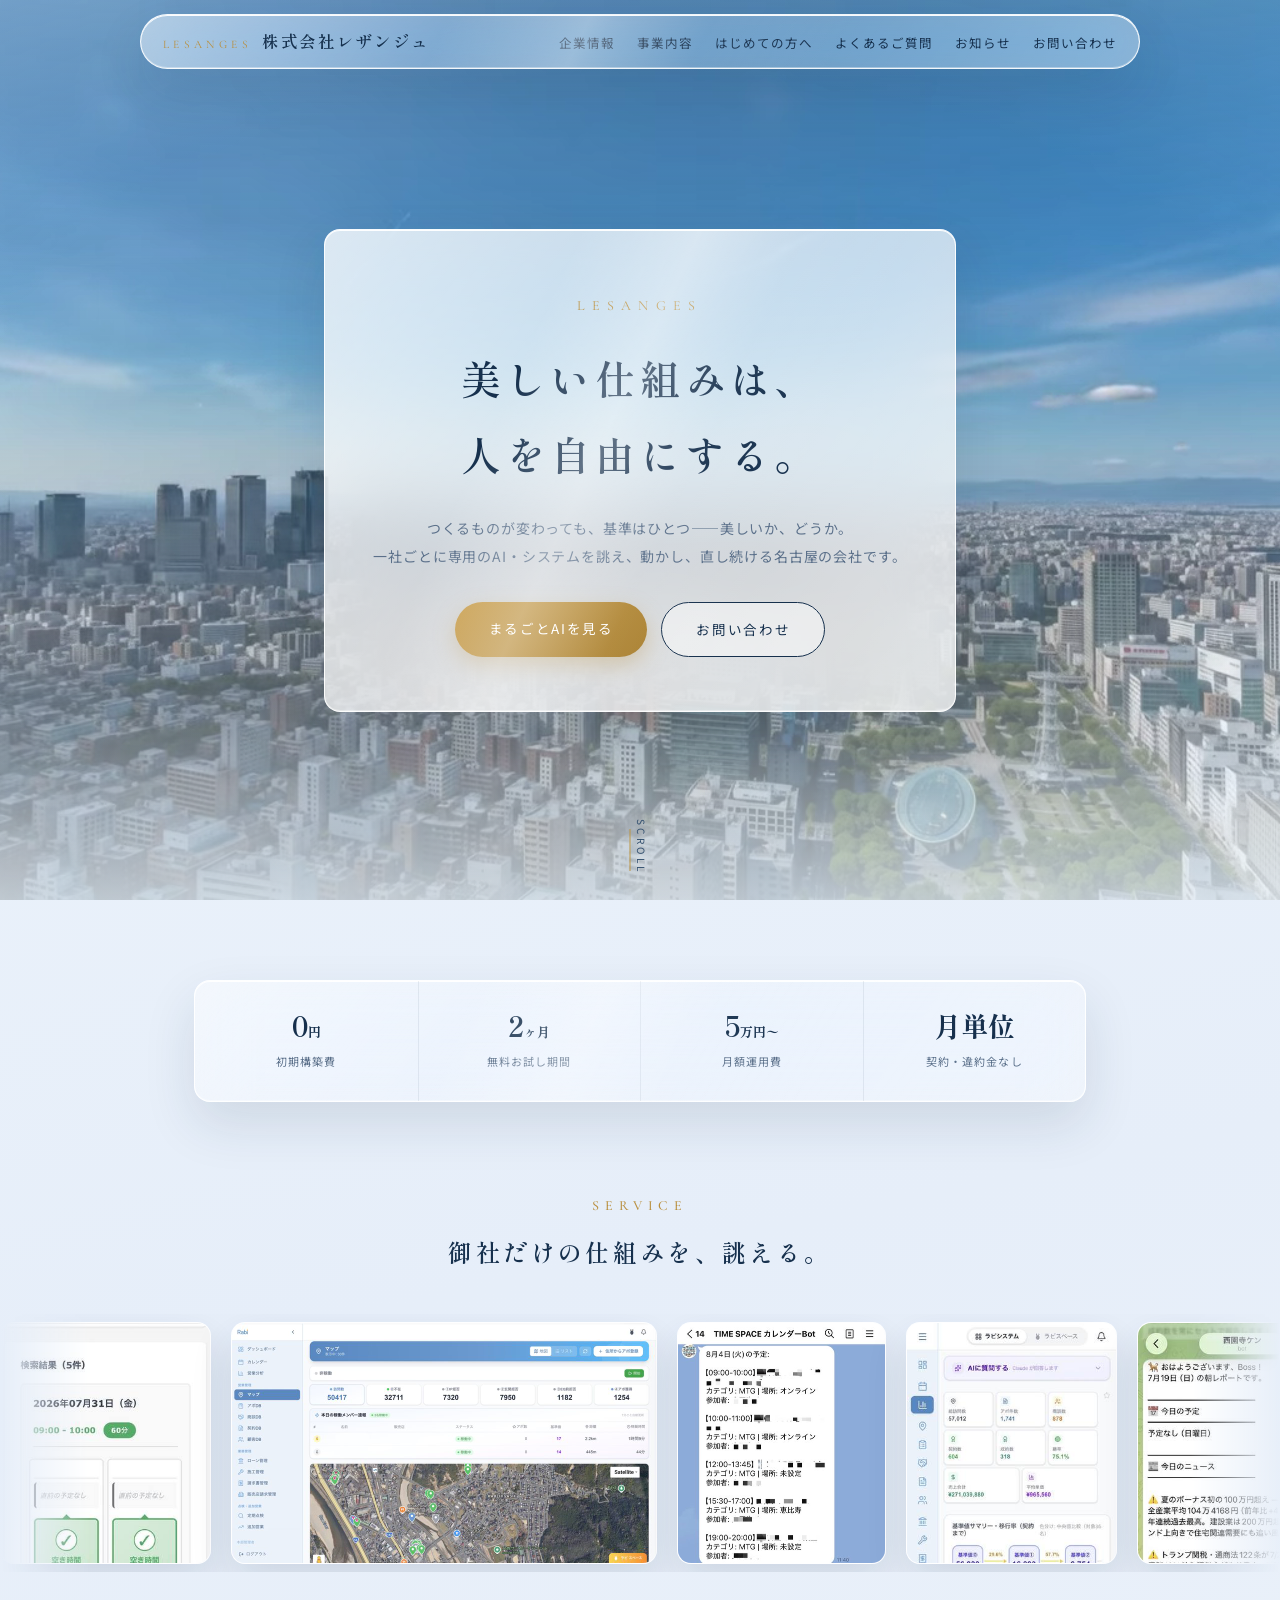
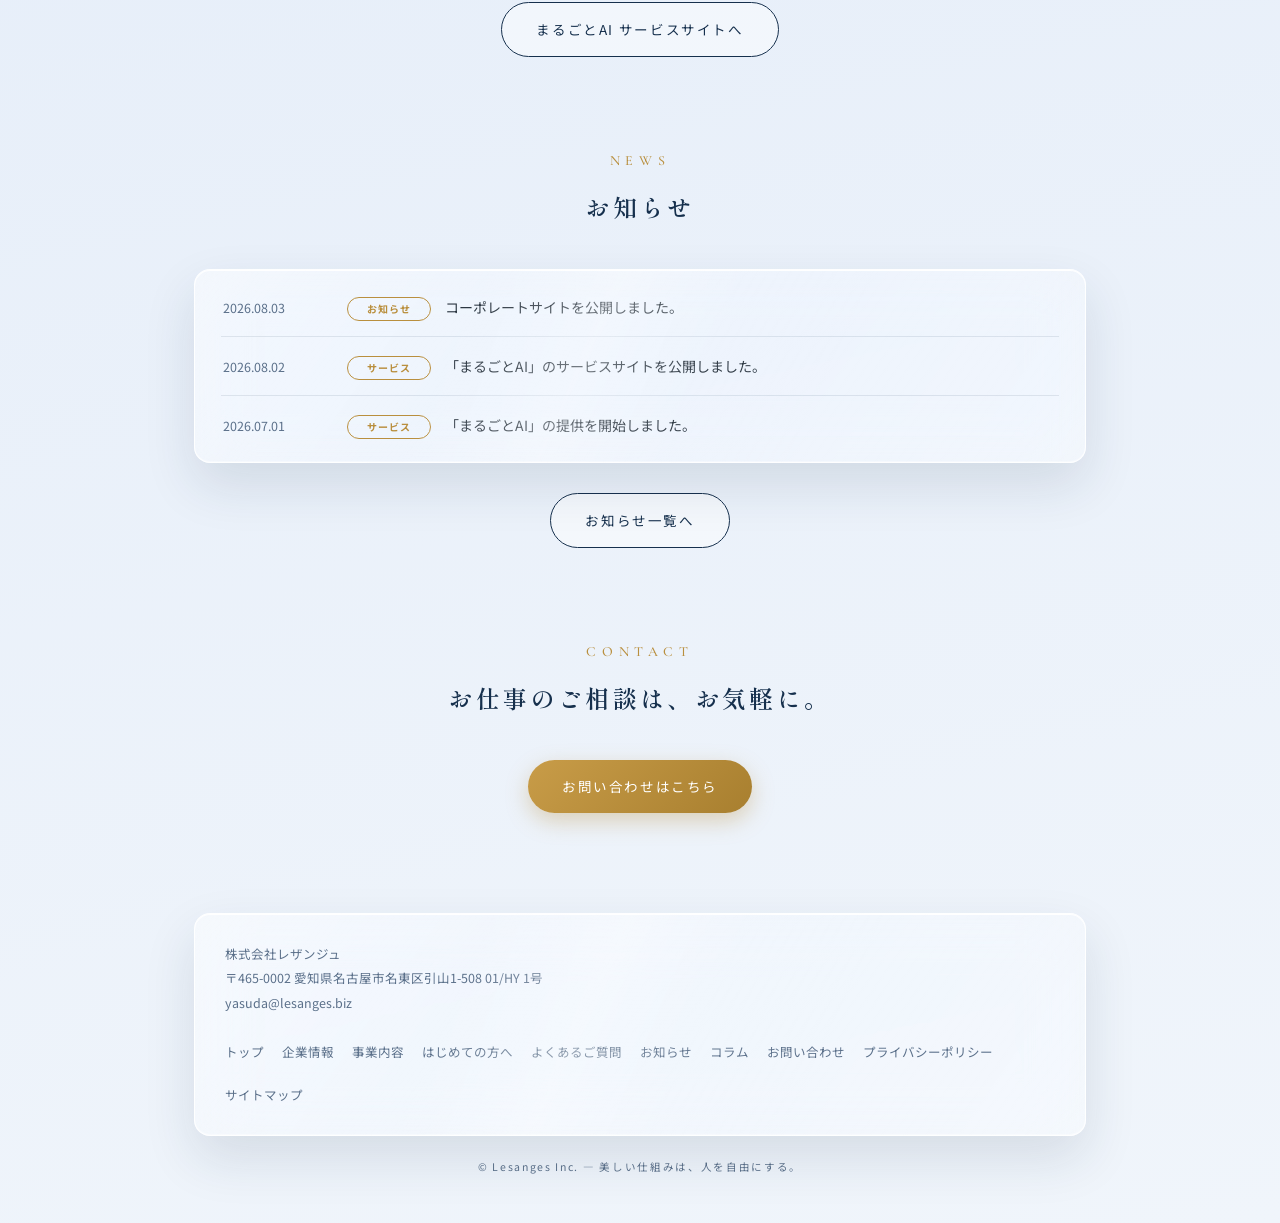
<file: index.html>
<!DOCTYPE html>
<html lang="ja">
<head>
<meta charset="UTF-8">
<meta name="viewport" content="width=device-width, initial-scale=1.0">
<title>株式会社レザンジュ|美しい仕組みは、人を自由にする。</title>
<meta name="description" content="株式会社レザンジュは、一社ごとに専用のAI・システムを誂え、動かし、直し続ける名古屋の会社です。初期0円・2ヶ月無料の「まるごとAI」を提供しています。">
<link rel="icon" type="image/png" href="favicon.png">
<link rel="preconnect" href="https://fonts.googleapis.com">
<link rel="preconnect" href="https://fonts.gstatic.com" crossorigin>
<link href="https://fonts.googleapis.com/css2?family=Shippori+Mincho:wght@500;600;700&family=Noto+Sans+JP:wght@400;500;700&family=Cormorant+Garamond:wght@500&display=swap" rel="stylesheet">
<link rel="stylesheet" href="style.css">
</head>
<body>
<div class="petals" aria-hidden="true"></div>
<header class="gnav"><div class="gnav-in glass">
<a class="brand" href="index.html"><span class="fr">Lesanges</span><span class="ja">株式会社レザンジュ</span></a>
<button class="gnav-toggle" type="button" aria-label="メニューを開く" aria-expanded="false" aria-controls="gnav-menu"><span></span><span></span><span></span></button>
<ul id="gnav-menu"><li><a href="company.html">企業情報</a></li><li><a href="service.html">事業内容</a></li><li><a href="first.html">はじめての方へ</a></li><li><a href="faq.html">よくあるご質問</a></li><li><a href="news.html">お知らせ</a></li><li><a href="contact.html">お問い合わせ</a></li></ul>
</div></header>

<div class="hero">
  <div class="hero-media" aria-hidden="true">
    <!-- 名古屋の街並み。快晴の部分を往復再生にしてあるので継ぎ目なくループする -->
    <video autoplay muted loop playsinline preload="auto" poster="img_hero.jpg">
      <source src="hero.mp4" type="video/mp4">
      <source src="hero.webm" type="video/webm">
    </video>
  </div>
  <div class="hero-panel glass">
    <span class="fr">Lesanges</span>
    <h1>美しい仕組みは、<br>人を自由にする。</h1>
    <p class="sub">つくるものが変わっても、基準はひとつ——美しいか、どうか。<br>一社ごとに専用のAI・システムを誂え、動かし、直し続ける名古屋の会社です。</p>
    <div class="hero-cta">
      <a class="btn gold" href="https://lesanges-inc.github.io/marugoto-ai/">まるごとAIを見る</a>
      <a class="btn ghost" href="contact.html">お問い合わせ</a>
    </div>
  </div>
  <span class="hero-scroll">SCROLL</span>
</div>

<section>
  <div class="wrap">
    <div class="stats glass reveal">
      <div class="st"><b>0<em>円</em></b><span>初期構築費</span></div>
      <div class="st"><b>2<em>ヶ月</em></b><span>無料お試し期間</span></div>
      <div class="st"><b>5<em>万円〜</em></b><span>月額運用費</span></div>
      <div class="st"><b>月単位</b><span>契約・違約金なし</span></div>
    </div>
  </div>
</section>

<section style="padding-top:10px;">
  <div class="wrap">
    <p class="sec-label">Service</p>
    <h2 class="sec-title">御社だけの仕組みを、誂える。</h2>
  </div>
  <!-- 稼働中システムの実機画面。画像を増やすときは .reel-track に <figure class="reel-item"> を足すだけ。
       width/height は画像の実寸を入れる(読み込み前のレイアウトのガタつきを防ぐため) -->
  <div class="reel reveal" aria-label="実際に稼働しているシステムの画面">
    <div class="reel-track">
      <figure class="reel-item"><img src="img_svc_calendar.jpg" width="340" height="390" alt="社内専用カレンダーで空き時間を検索した画面"></figure>
      <figure class="reel-item"><img src="img_svc_map.jpg" width="848" height="480" alt="営業管理システムの訪問マップ画面"></figure>
      <figure class="reel-item"><img src="img_svc_line.jpg" width="413" height="480" alt="LINEのカレンダーBotが送る本日の予定"></figure>
      <figure class="reel-item"><img src="img_svc_sales.jpg" width="340" height="390" alt="営業管理システムの分析画面"></figure>
      <figure class="reel-item"><img src="img_svc_secretary.jpg" width="340" height="390" alt="AI秘書が毎朝送るレポートの画面"></figure>
    </div>
  </div>
  <div class="wrap">
    <p class="svc-more reveal"><a class="btn ghost" href="https://lesanges-inc.github.io/marugoto-ai/">まるごとAI サービスサイトへ</a></p>
  </div>
</section>

<section style="padding-top:10px;">
  <div class="wrap">
    <p class="sec-label">News</p>
    <h2 class="sec-title">お知らせ</h2>
    <div class="news-list glass reveal">
      <div class="item"><time>2026.08.03</time><span class="cat">お知らせ</span><span class="body">コーポレートサイトを公開しました。</span></div>
      <div class="item"><time>2026.08.02</time><span class="cat">サービス</span><span class="body">「まるごとAI」のサービスサイトを公開しました。</span></div>
      <div class="item"><time>2026.07.01</time><span class="cat">サービス</span><span class="body">「まるごとAI」の提供を開始しました。</span></div>
    </div>
    <p class="svc-more reveal"><a class="btn ghost" href="news.html">お知らせ一覧へ</a></p>
  </div>
</section>

<section style="padding-top:10px;">
  <div class="wrap" style="text-align:center;">
    <p class="sec-label">Contact</p>
    <h2 class="sec-title">お仕事のご相談は、お気軽に。</h2>
    <a class="btn gold" href="contact.html">お問い合わせはこちら</a>
  </div>
</section>

<footer><div class="wrap"><div class="foot-glass glass"><div class="addr">株式会社レザンジュ<br>〒465-0002 愛知県名古屋市名東区引山1-508 01/HY 1号<br>yasuda@lesanges.biz</div><nav><a href="index.html">トップ</a><a href="company.html">企業情報</a><a href="service.html">事業内容</a><a href="first.html">はじめての方へ</a><a href="faq.html">よくあるご質問</a><a href="news.html">お知らせ</a><a href="column.html">コラム</a><a href="contact.html">お問い合わせ</a><a href="privacy.html">プライバシーポリシー</a><a href="sitemap.html">サイトマップ</a></nav></div><p class="copy">© Lesanges Inc. — 美しい仕組みは、人を自由にする。</p></div></footer>

<script src="script.js"></script>
</body></html>
</file>
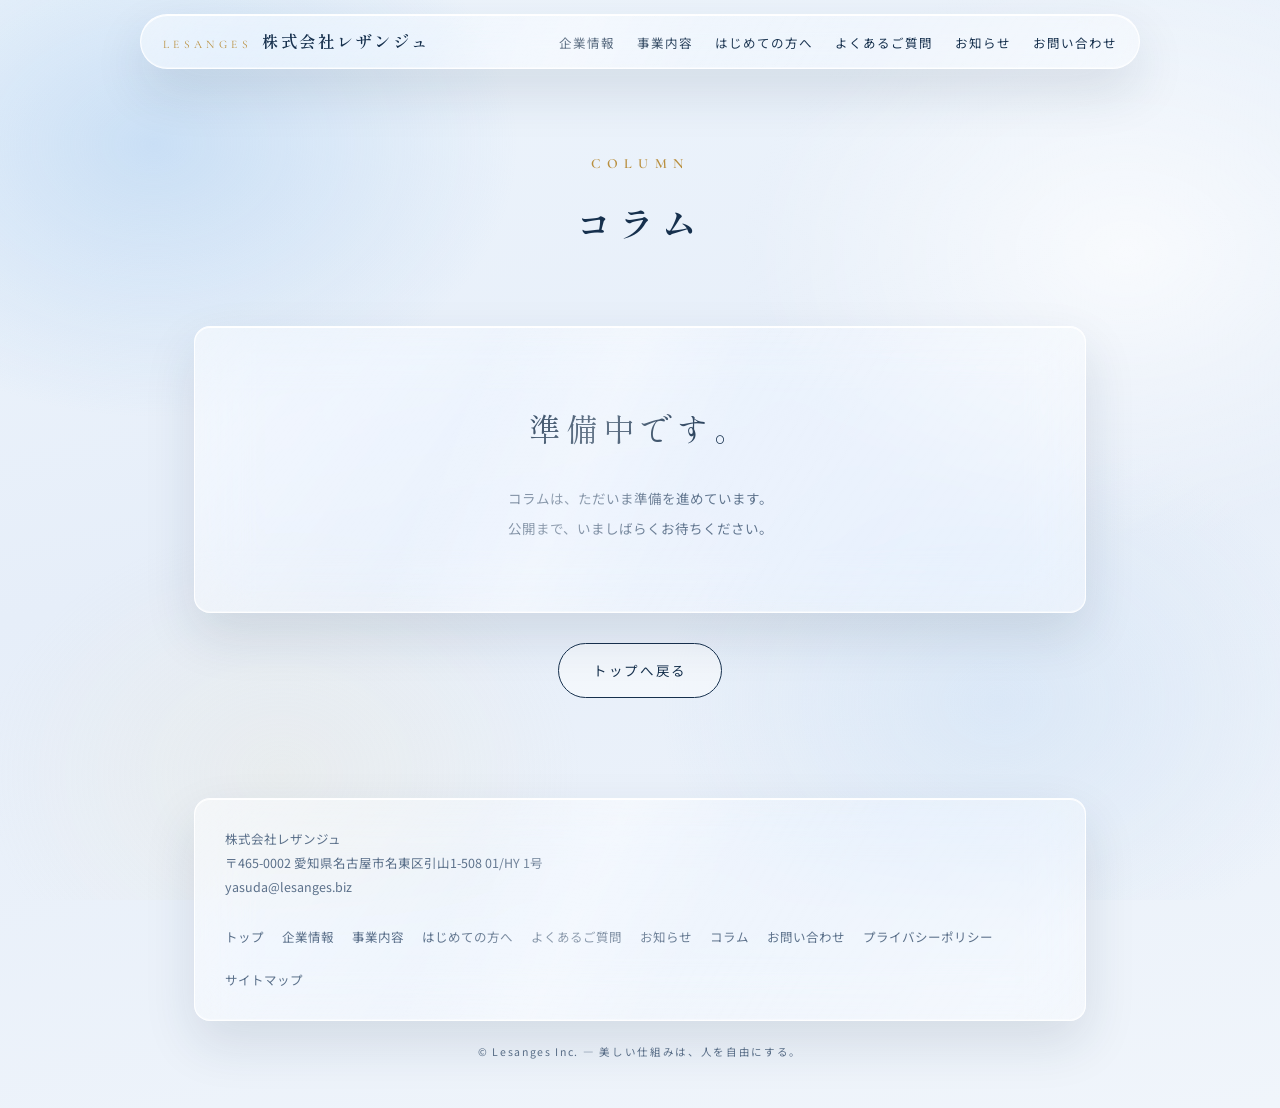
<file: column.html>
<!DOCTYPE html>
<html lang="ja">
<head>
<meta charset="UTF-8">
<meta name="viewport" content="width=device-width, initial-scale=1.0">
<title>コラム|株式会社レザンジュ</title>
<meta name="description" content="株式会社レザンジュのコラム。現在準備中です。">
<link rel="icon" type="image/png" href="favicon.png">
<link rel="preconnect" href="https://fonts.googleapis.com">
<link rel="preconnect" href="https://fonts.gstatic.com" crossorigin>
<link href="https://fonts.googleapis.com/css2?family=Shippori+Mincho:wght@500;600;700&family=Noto+Sans+JP:wght@400;500;700&family=Cormorant+Garamond:wght@500&display=swap" rel="stylesheet">
<link rel="stylesheet" href="style.css">
</head>
<body>
<div class="petals" aria-hidden="true"></div>
<header class="gnav"><div class="gnav-in glass">
<a class="brand" href="index.html"><span class="fr">Lesanges</span><span class="ja">株式会社レザンジュ</span></a>
<button class="gnav-toggle" type="button" aria-label="メニューを開く" aria-expanded="false" aria-controls="gnav-menu"><span></span><span></span><span></span></button>
<ul id="gnav-menu"><li><a href="company.html">企業情報</a></li><li><a href="service.html">事業内容</a></li><li><a href="first.html">はじめての方へ</a></li><li><a href="faq.html">よくあるご質問</a></li><li><a href="news.html">お知らせ</a></li><li><a href="contact.html">お問い合わせ</a></li></ul>
</div></header>

<div class="pt"><h1><span class="en">Column</span>コラム</h1></div>

<section style="padding-top:8px;">
  <div class="wrap">
    <div class="philosophy glass reveal">
      <p class="main">準備中です。</p>
      <p class="sub">コラムは、ただいま準備を進めています。<br>公開まで、いましばらくお待ちください。</p>
    </div>
    <p class="svc-more reveal"><a class="btn ghost" href="index.html">トップへ戻る</a></p>
  </div>
</section>

<footer><div class="wrap"><div class="foot-glass glass"><div class="addr">株式会社レザンジュ<br>〒465-0002 愛知県名古屋市名東区引山1-508 01/HY 1号<br>yasuda@lesanges.biz</div><nav><a href="index.html">トップ</a><a href="company.html">企業情報</a><a href="service.html">事業内容</a><a href="first.html">はじめての方へ</a><a href="faq.html">よくあるご質問</a><a href="news.html">お知らせ</a><a href="column.html">コラム</a><a href="contact.html">お問い合わせ</a><a href="privacy.html">プライバシーポリシー</a><a href="sitemap.html">サイトマップ</a></nav></div><p class="copy">© Lesanges Inc. — 美しい仕組みは、人を自由にする。</p></div></footer>

<script src="script.js"></script>
</body></html>
</file>
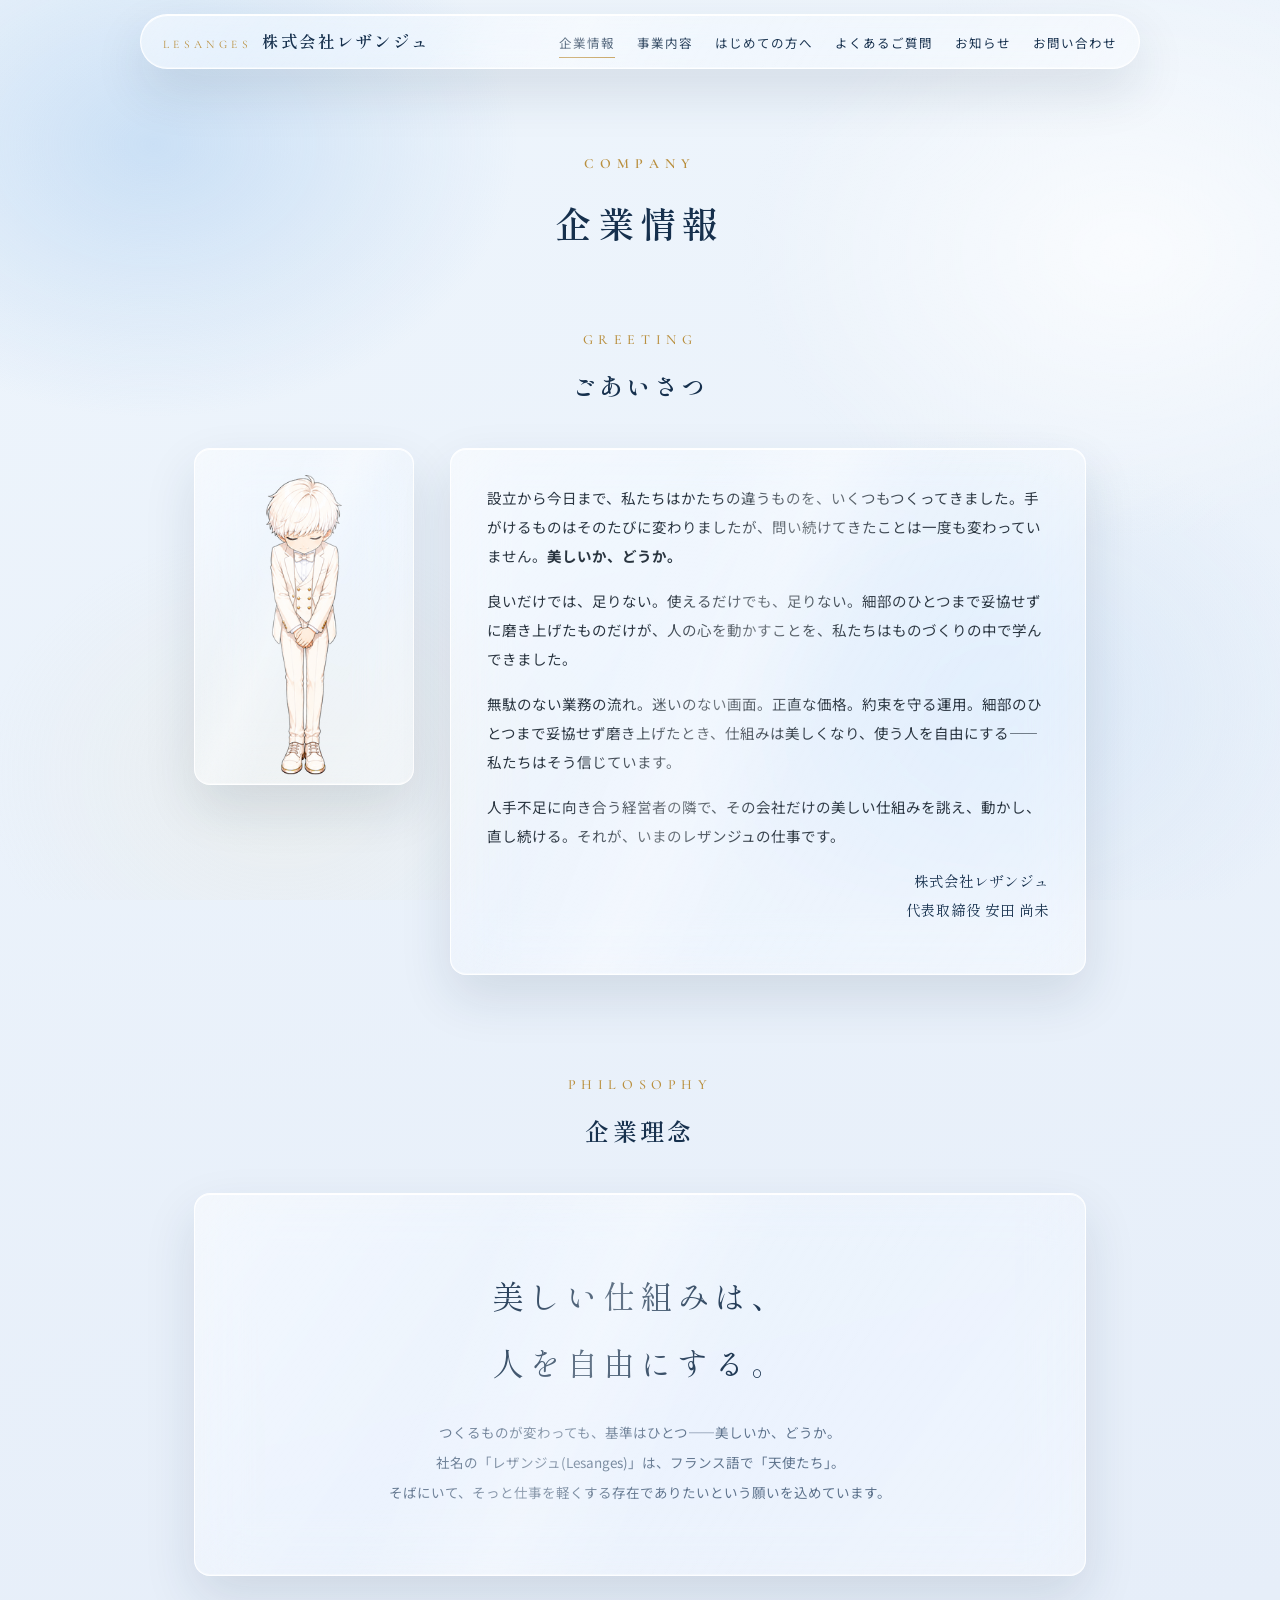
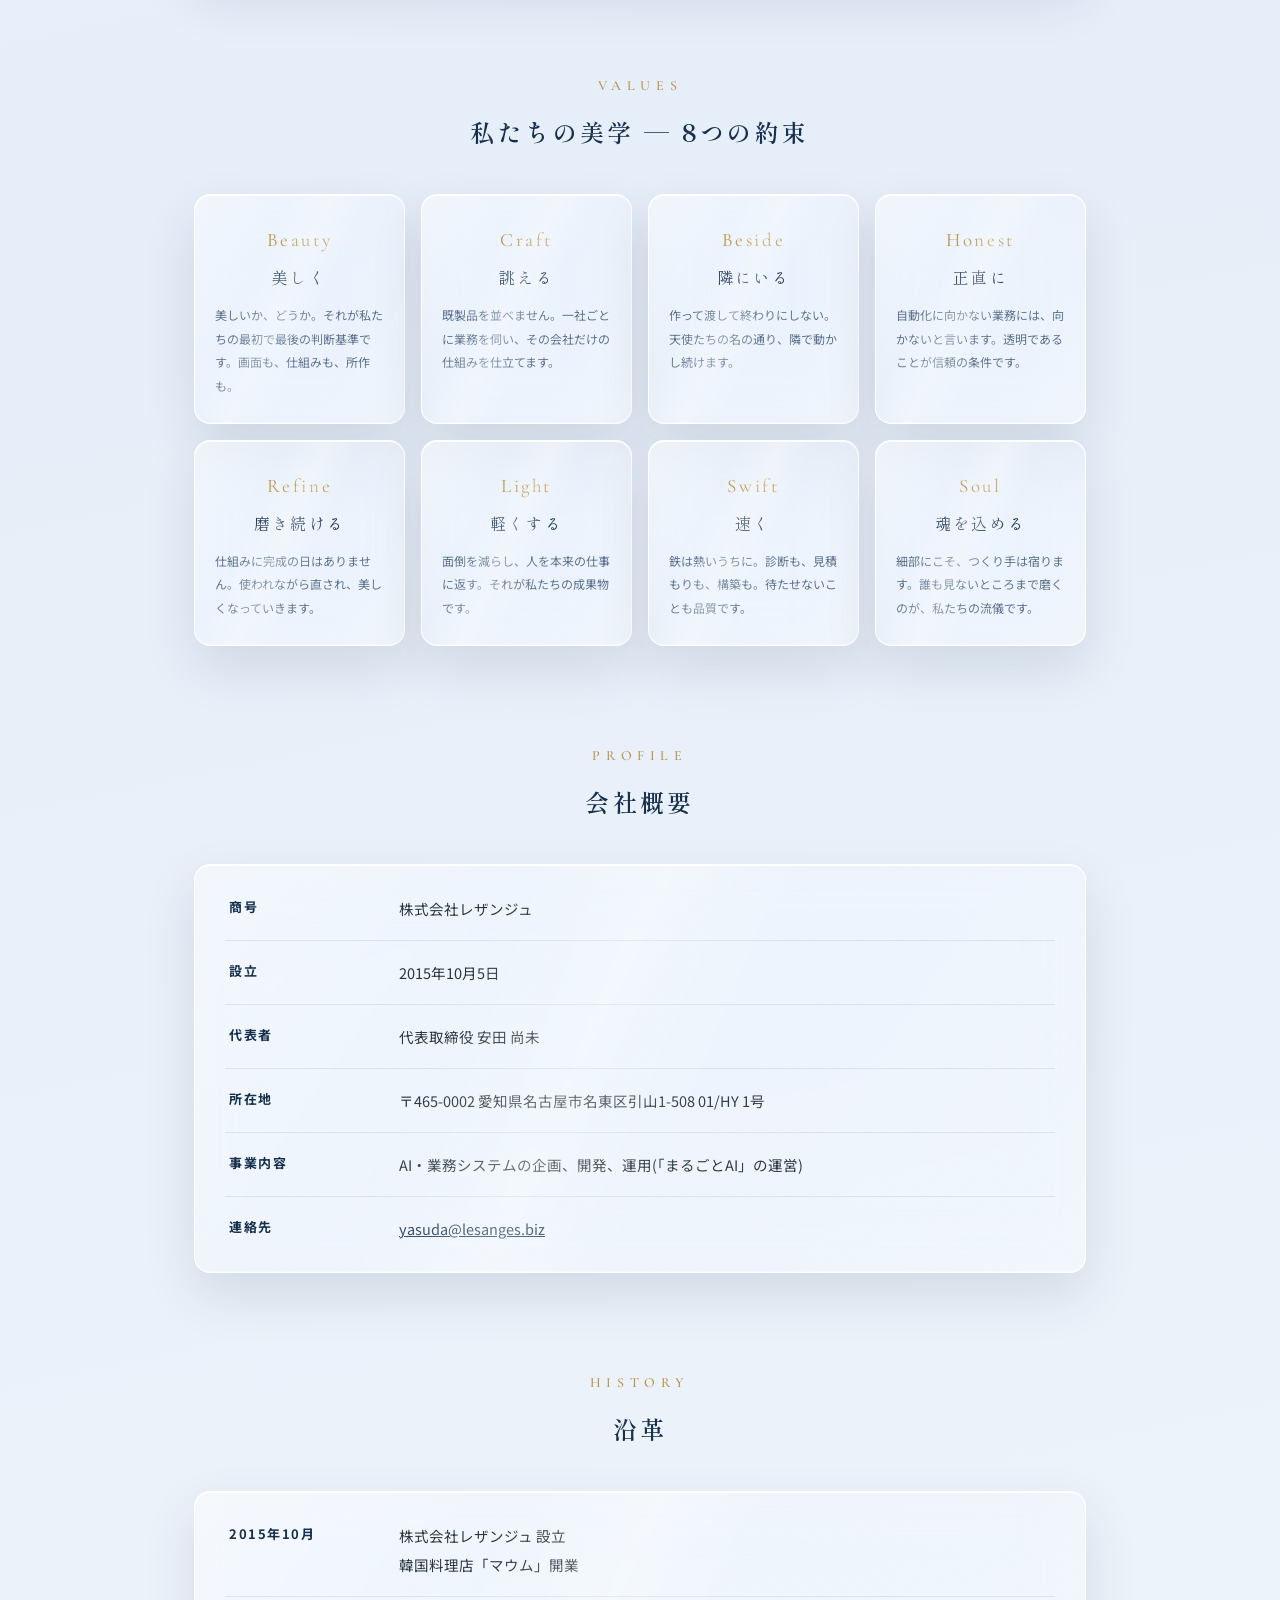
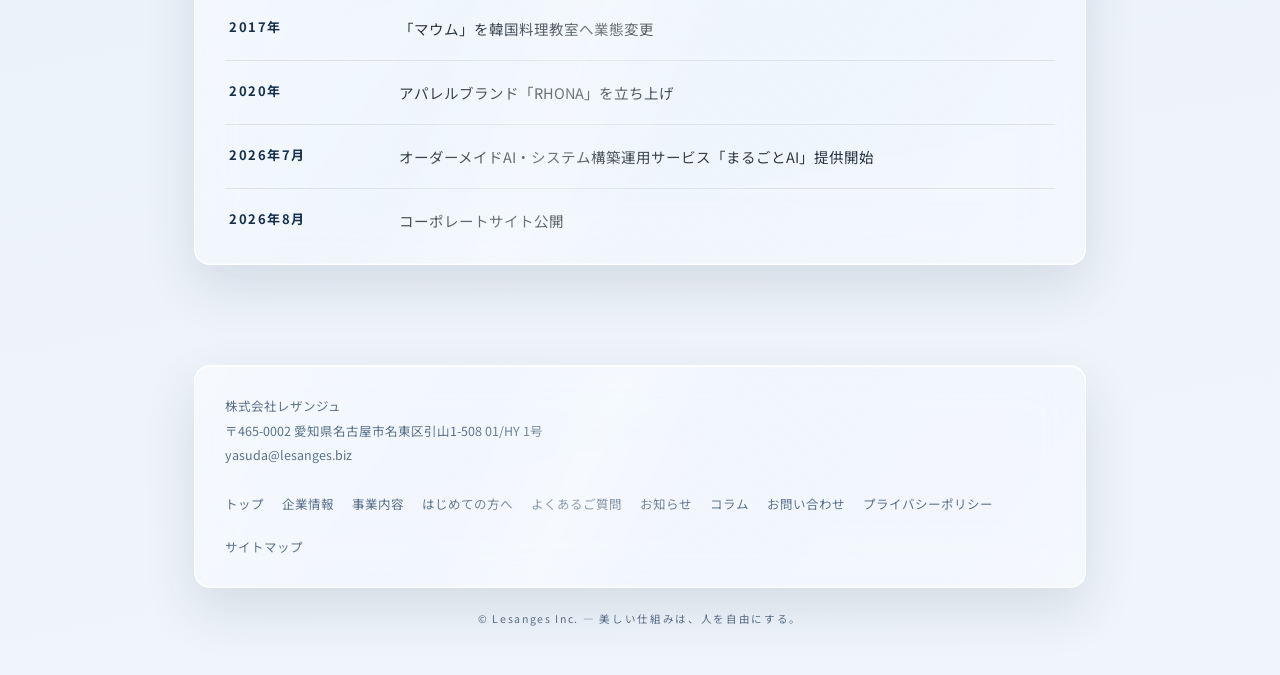
<file: company.html>
<!DOCTYPE html>
<html lang="ja">
<head>
<meta charset="UTF-8">
<meta name="viewport" content="width=device-width, initial-scale=1.0">
<title>企業情報|株式会社レザンジュ</title>
<meta name="description" content="株式会社レザンジュの企業情報。ごあいさつ、企業理念、8つの約束、会社概要、沿革をご紹介します。">
<link rel="icon" type="image/png" href="favicon.png">
<link rel="preconnect" href="https://fonts.googleapis.com">
<link rel="preconnect" href="https://fonts.gstatic.com" crossorigin>
<link href="https://fonts.googleapis.com/css2?family=Shippori+Mincho:wght@500;600;700&family=Noto+Sans+JP:wght@400;500;700&family=Cormorant+Garamond:wght@500&display=swap" rel="stylesheet">
<link rel="stylesheet" href="style.css">
</head>
<body>
<div class="petals" aria-hidden="true"></div>
<header class="gnav"><div class="gnav-in glass">
<a class="brand" href="index.html"><span class="fr">Lesanges</span><span class="ja">株式会社レザンジュ</span></a>
<button class="gnav-toggle" type="button" aria-label="メニューを開く" aria-expanded="false" aria-controls="gnav-menu"><span></span><span></span><span></span></button>
<ul id="gnav-menu"><li><a href="company.html" class="on">企業情報</a></li><li><a href="service.html">事業内容</a></li><li><a href="first.html">はじめての方へ</a></li><li><a href="faq.html">よくあるご質問</a></li><li><a href="news.html">お知らせ</a></li><li><a href="contact.html">お問い合わせ</a></li></ul>
</div></header>

<div class="pt"><h1><span class="en">Company</span>企業情報</h1></div>

<section style="padding-top:8px;">
  <div class="wrap">
    <p class="sec-label">Greeting</p>
    <h2 class="sec-title">ごあいさつ</h2>
    <div class="greet-grid">
      <div class="greet-illust glass reveal"><img src="img_greeting.png" alt=""></div>
      <div class="greet-text glass reveal" style="transition-delay:.12s;">
        <p>設立から今日まで、私たちはかたちの違うものを、いくつもつくってきました。手がけるものはそのたびに変わりましたが、問い続けてきたことは一度も変わっていません。<b>美しいか、どうか。</b></p>
        <p>良いだけでは、足りない。使えるだけでも、足りない。細部のひとつまで妥協せずに磨き上げたものだけが、人の心を動かすことを、私たちはものづくりの中で学んできました。</p>
        <p>無駄のない業務の流れ。迷いのない画面。正直な価格。約束を守る運用。細部のひとつまで妥協せず磨き上げたとき、仕組みは美しくなり、使う人を自由にする——私たちはそう信じています。</p>
        <p>人手不足に向き合う経営者の隣で、その会社だけの美しい仕組みを誂え、動かし、直し続ける。それが、いまのレザンジュの仕事です。</p>
        <p class="sign">株式会社レザンジュ<br>代表取締役 安田 尚未</p>
      </div>
    </div>
  </div>
</section>

<section style="padding-top:16px;">
  <div class="wrap">
    <p class="sec-label">Philosophy</p>
    <h2 class="sec-title">企業理念</h2>
    <div class="philosophy glass reveal">
      <p class="main">美しい仕組みは、<br>人を自由にする。</p>
      <p class="sub">つくるものが変わっても、基準はひとつ——美しいか、どうか。<br>社名の「レザンジュ(Lesanges)」は、フランス語で「天使たち」。<br>そばにいて、そっと仕事を軽くする存在でありたいという願いを込めています。</p>
    </div>
  </div>
</section>

<section style="padding-top:16px;">
  <div class="wrap">
    <p class="sec-label">Values</p>
    <h2 class="sec-title">私たちの美学 — 8つの約束</h2>
    <div class="values">
      <div class="v glass reveal"><span class="en">Beauty</span><span class="ja">美しく</span><p>美しいか、どうか。それが私たちの最初で最後の判断基準です。画面も、仕組みも、所作も。</p></div>
      <div class="v glass reveal" style="transition-delay:.06s;"><span class="en">Craft</span><span class="ja">誂える</span><p>既製品を並べません。一社ごとに業務を伺い、その会社だけの仕組みを仕立てます。</p></div>
      <div class="v glass reveal" style="transition-delay:.12s;"><span class="en">Beside</span><span class="ja">隣にいる</span><p>作って渡して終わりにしない。天使たちの名の通り、隣で動かし続けます。</p></div>
      <div class="v glass reveal" style="transition-delay:.18s;"><span class="en">Honest</span><span class="ja">正直に</span><p>自動化に向かない業務には、向かないと言います。透明であることが信頼の条件です。</p></div>
      <div class="v glass reveal"><span class="en">Refine</span><span class="ja">磨き続ける</span><p>仕組みに完成の日はありません。使われながら直され、美しくなっていきます。</p></div>
      <div class="v glass reveal" style="transition-delay:.06s;"><span class="en">Light</span><span class="ja">軽くする</span><p>面倒を減らし、人を本来の仕事に返す。それが私たちの成果物です。</p></div>
      <div class="v glass reveal" style="transition-delay:.12s;"><span class="en">Swift</span><span class="ja">速く</span><p>鉄は熱いうちに。診断も、見積もりも、構築も。待たせないことも品質です。</p></div>
      <div class="v glass reveal" style="transition-delay:.18s;"><span class="en">Soul</span><span class="ja">魂を込める</span><p>細部にこそ、つくり手は宿ります。誰も見ないところまで磨くのが、私たちの流儀です。</p></div>
    </div>
  </div>
</section>

<section style="padding-top:16px;">
  <div class="wrap">
    <p class="sec-label">Profile</p>
    <h2 class="sec-title">会社概要</h2>
    <dl class="spec glass reveal">
      <div class="row"><dt>商号</dt><dd>株式会社レザンジュ</dd></div>
      <div class="row"><dt>設立</dt><dd>2015年10月5日</dd></div>
      <div class="row"><dt>代表者</dt><dd>代表取締役 安田 尚未</dd></div>
      <div class="row"><dt>所在地</dt><dd>〒465-0002 愛知県名古屋市名東区引山1-508 01/HY 1号</dd></div>
      <div class="row"><dt>事業内容</dt><dd>AI・業務システムの企画、開発、運用(「まるごとAI」の運営)</dd></div>
      <div class="row"><dt>連絡先</dt><dd><a href="mailto:yasuda@lesanges.biz">yasuda@lesanges.biz</a></dd></div>
    </dl>
  </div>
</section>

<section style="padding-top:16px;">
  <div class="wrap">
    <p class="sec-label">History</p>
    <h2 class="sec-title">沿革</h2>
    <dl class="spec glass reveal">
      <div class="row"><dt>2015年10月</dt><dd>株式会社レザンジュ 設立<br>韓国料理店「マウム」開業</dd></div>
      <div class="row"><dt>2017年</dt><dd>「マウム」を韓国料理教室へ業態変更</dd></div>
      <div class="row"><dt>2020年</dt><dd>アパレルブランド「RHONA」を立ち上げ</dd></div>
      <div class="row"><dt>2026年7月</dt><dd>オーダーメイドAI・システム構築運用サービス「まるごとAI」提供開始</dd></div>
      <div class="row"><dt>2026年8月</dt><dd>コーポレートサイト公開</dd></div>
    </dl>
  </div>
</section>

<footer><div class="wrap"><div class="foot-glass glass"><div class="addr">株式会社レザンジュ<br>〒465-0002 愛知県名古屋市名東区引山1-508 01/HY 1号<br>yasuda@lesanges.biz</div><nav><a href="index.html">トップ</a><a href="company.html">企業情報</a><a href="service.html">事業内容</a><a href="first.html">はじめての方へ</a><a href="faq.html">よくあるご質問</a><a href="news.html">お知らせ</a><a href="column.html">コラム</a><a href="contact.html">お問い合わせ</a><a href="privacy.html">プライバシーポリシー</a><a href="sitemap.html">サイトマップ</a></nav></div><p class="copy">© Lesanges Inc. — 美しい仕組みは、人を自由にする。</p></div></footer>

<script src="script.js"></script>
</body></html>
</file>
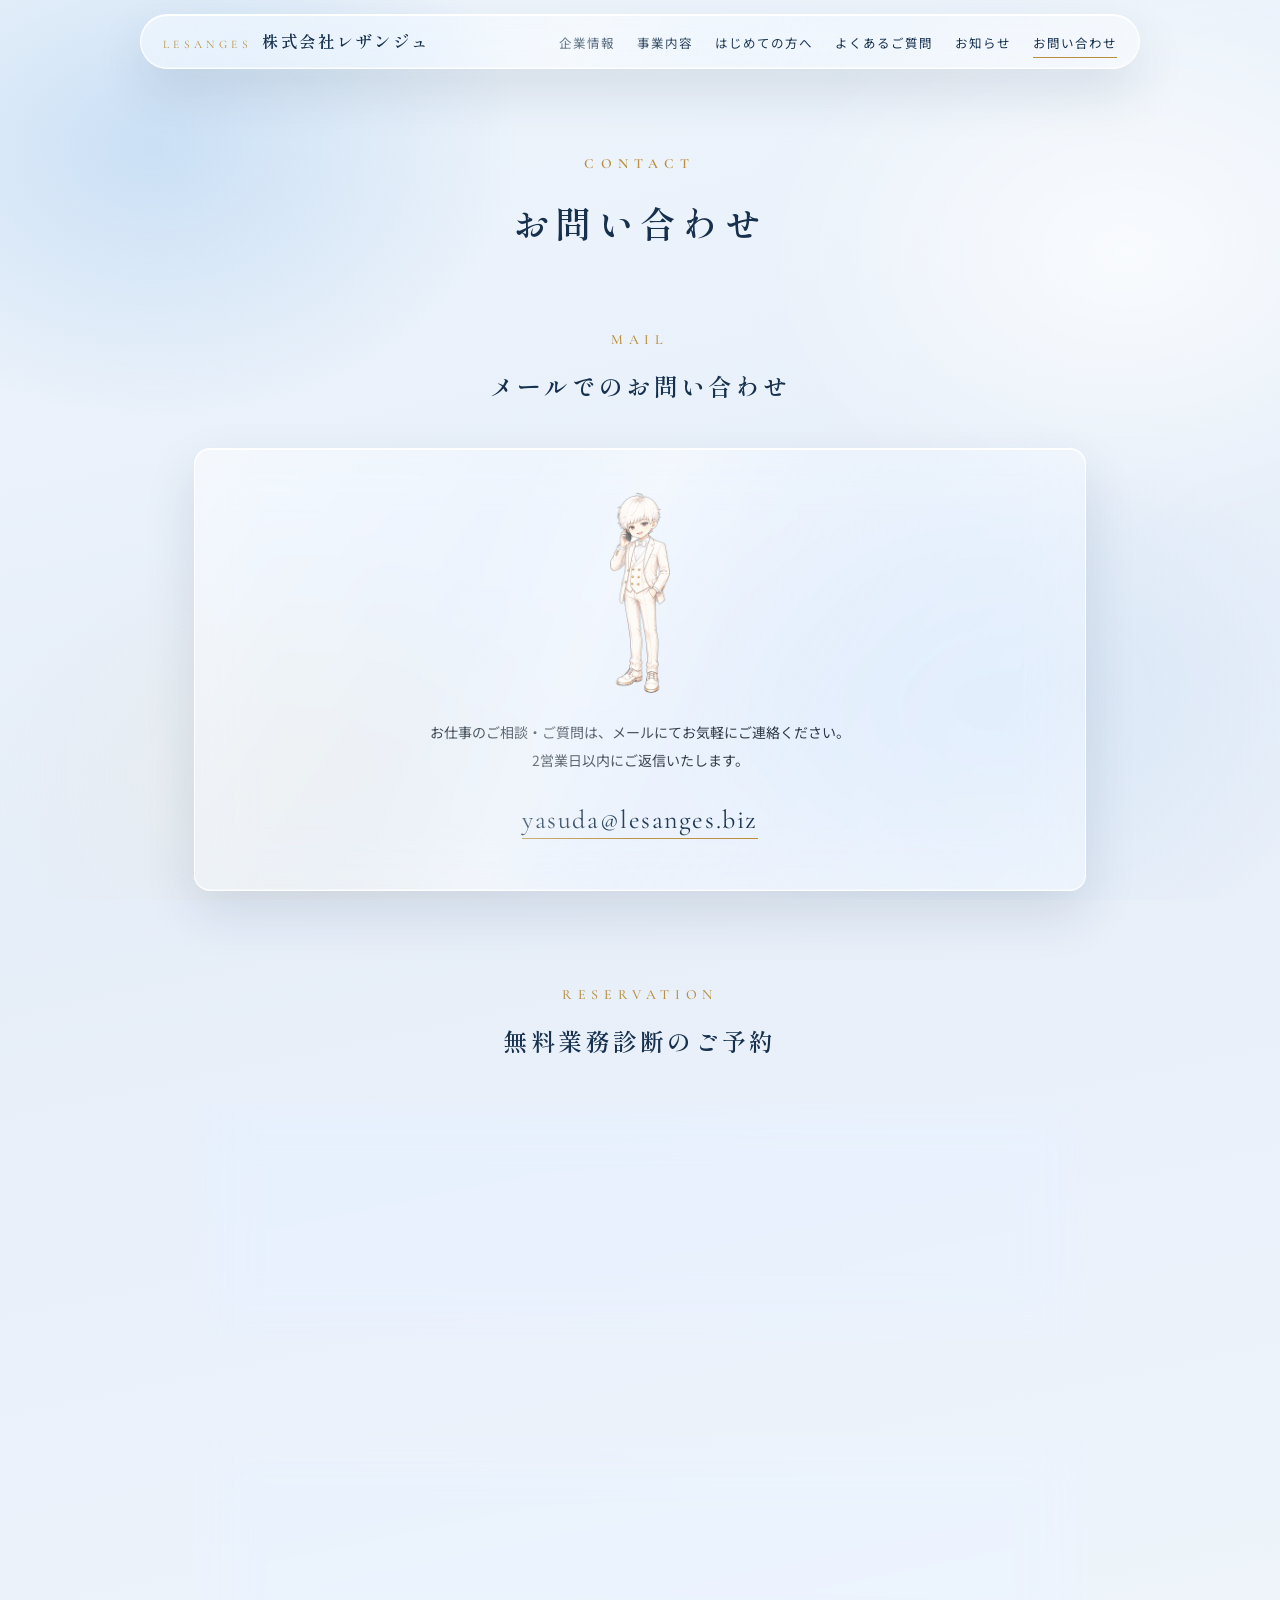
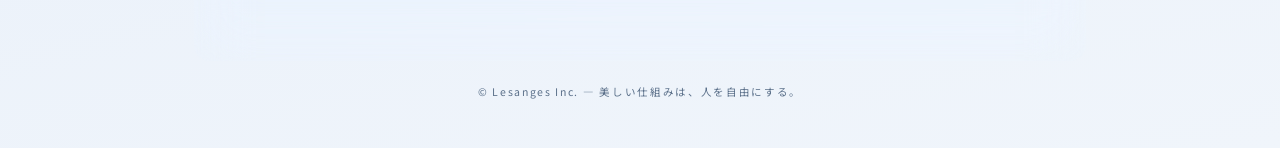
<file: contact.html>
<!DOCTYPE html>
<html lang="ja">
<head>
<meta charset="UTF-8">
<meta name="viewport" content="width=device-width, initial-scale=1.0">
<title>お問い合わせ|株式会社レザンジュ</title>
<meta name="description" content="株式会社レザンジュへのお問い合わせはこちらから。メールでのご相談のほか、「まるごとAI」の無料業務診断をオンラインでご予約いただけます。">
<link rel="icon" type="image/png" href="favicon.png">
<link rel="preconnect" href="https://fonts.googleapis.com">
<link rel="preconnect" href="https://fonts.gstatic.com" crossorigin>
<link href="https://fonts.googleapis.com/css2?family=Shippori+Mincho:wght@500;600;700&family=Noto+Sans+JP:wght@400;500;700&family=Cormorant+Garamond:wght@500&display=swap" rel="stylesheet">
<link rel="stylesheet" href="style.css">
</head>
<body>
<div class="petals" aria-hidden="true"></div>
<header class="gnav"><div class="gnav-in glass">
<a class="brand" href="index.html"><span class="fr">Lesanges</span><span class="ja">株式会社レザンジュ</span></a>
<button class="gnav-toggle" type="button" aria-label="メニューを開く" aria-expanded="false" aria-controls="gnav-menu"><span></span><span></span><span></span></button>
<ul id="gnav-menu"><li><a href="company.html">企業情報</a></li><li><a href="service.html">事業内容</a></li><li><a href="first.html">はじめての方へ</a></li><li><a href="faq.html">よくあるご質問</a></li><li><a href="news.html">お知らせ</a></li><li><a href="contact.html" class="on">お問い合わせ</a></li></ul>
</div></header>

<div class="pt"><h1><span class="en">Contact</span>お問い合わせ</h1></div>

<section style="padding-top:8px;">
  <div class="wrap">
    <p class="sec-label">Mail</p>
    <h2 class="sec-title">メールでのお問い合わせ</h2>
    <div class="contact-panel glass reveal">
      <img src="img_contact.png" alt="" loading="lazy">
      <p>お仕事のご相談・ご質問は、メールにてお気軽にご連絡ください。<br>2営業日以内にご返信いたします。</p>
      <a class="mail-link" href="mailto:yasuda@lesanges.biz">yasuda@lesanges.biz</a>
    </div>
  </div>
</section>

<section style="padding-top:10px;">
  <div class="wrap">
    <p class="sec-label">Reservation</p>
    <h2 class="sec-title">無料業務診断のご予約</h2>
    <div class="contact-panel glass reveal">
      <p>「まるごとAI」の無料業務診断(30分・オンライン)は、こちらからご予約いただけます。<br>どの業務が自動化できるか・できないかを、その場でお答えします。</p>
      <a class="btn gold" href="https://www.jicoo.com/t/marugoto-ai/e/8ZjM3Cud">無料業務診断を予約する</a>
    </div>
  </div>
</section>

<footer><div class="wrap"><div class="foot-glass glass"><div class="addr">株式会社レザンジュ<br>〒465-0002 愛知県名古屋市名東区引山1-508 01/HY 1号<br>yasuda@lesanges.biz</div><nav><a href="index.html">トップ</a><a href="company.html">企業情報</a><a href="service.html">事業内容</a><a href="first.html">はじめての方へ</a><a href="faq.html">よくあるご質問</a><a href="news.html">お知らせ</a><a href="column.html">コラム</a><a href="contact.html">お問い合わせ</a><a href="privacy.html">プライバシーポリシー</a><a href="sitemap.html">サイトマップ</a></nav></div><p class="copy">© Lesanges Inc. — 美しい仕組みは、人を自由にする。</p></div></footer>

<script src="script.js"></script>
</body></html>
</file>
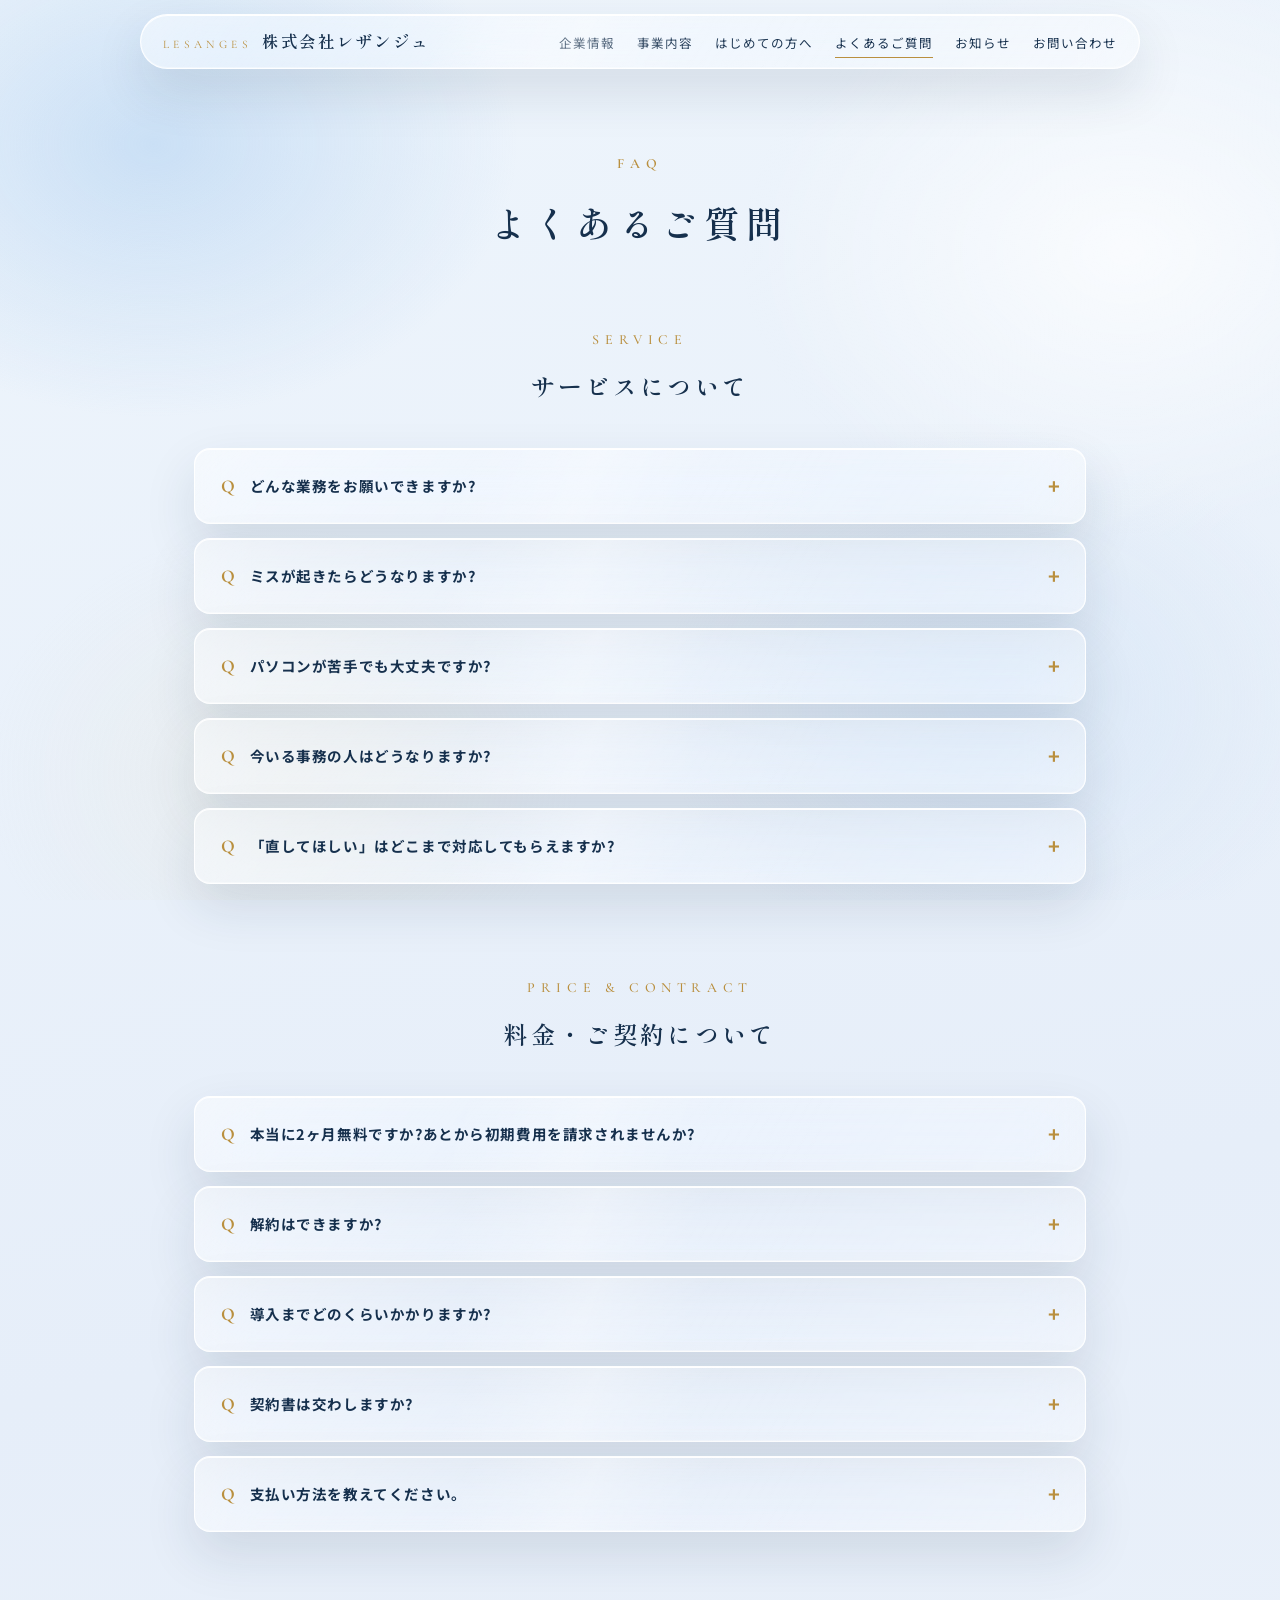
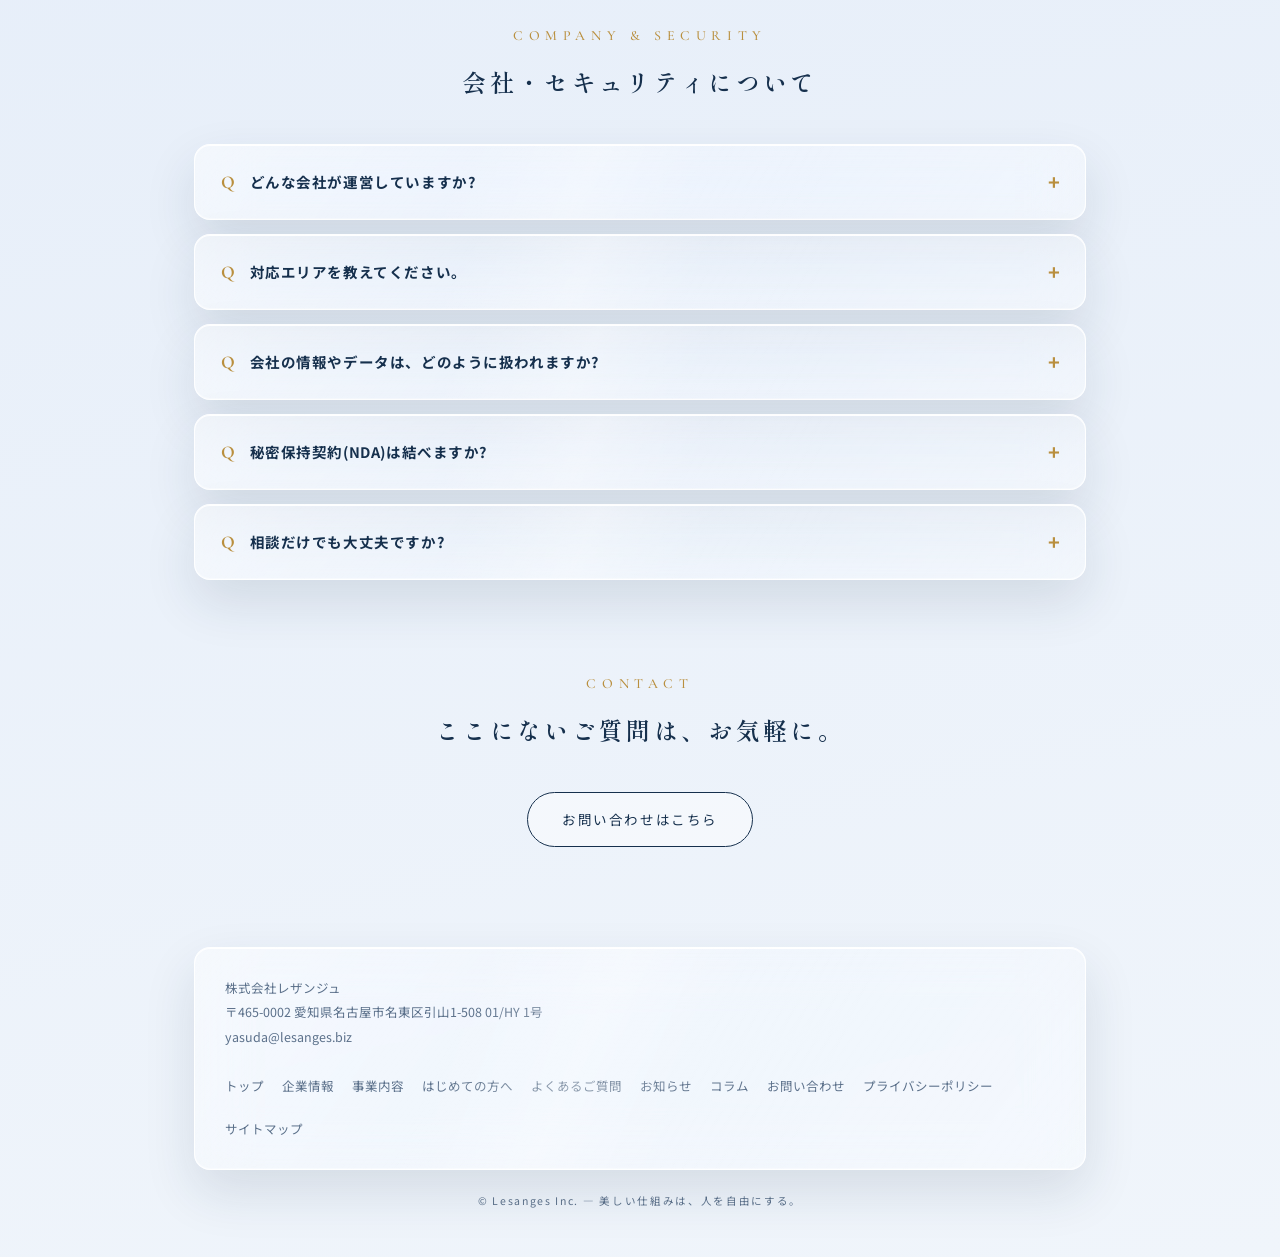
<file: faq.html>
<!DOCTYPE html>
<html lang="ja">
<head>
<meta charset="UTF-8">
<meta name="viewport" content="width=device-width, initial-scale=1.0">
<title>よくあるご質問|株式会社レザンジュ</title>
<meta name="description" content="株式会社レザンジュと「まるごとAI」に寄せられるよくあるご質問。サービス・料金・契約・セキュリティについてお答えします。">
<link rel="icon" type="image/png" href="favicon.png">
<link rel="preconnect" href="https://fonts.googleapis.com">
<link rel="preconnect" href="https://fonts.gstatic.com" crossorigin>
<link href="https://fonts.googleapis.com/css2?family=Shippori+Mincho:wght@500;600;700&family=Noto+Sans+JP:wght@400;500;700&family=Cormorant+Garamond:wght@500&display=swap" rel="stylesheet">
<link rel="stylesheet" href="style.css">
</head>
<body>
<div class="petals" aria-hidden="true"></div>
<header class="gnav"><div class="gnav-in glass">
<a class="brand" href="index.html"><span class="fr">Lesanges</span><span class="ja">株式会社レザンジュ</span></a>
<button class="gnav-toggle" type="button" aria-label="メニューを開く" aria-expanded="false" aria-controls="gnav-menu"><span></span><span></span><span></span></button>
<ul id="gnav-menu"><li><a href="company.html">企業情報</a></li><li><a href="service.html">事業内容</a></li><li><a href="first.html">はじめての方へ</a></li><li><a href="faq.html" class="on">よくあるご質問</a></li><li><a href="news.html">お知らせ</a></li><li><a href="contact.html">お問い合わせ</a></li></ul>
</div></header>

<div class="pt"><h1><span class="en">FAQ</span>よくあるご質問</h1></div>

<section style="padding-top:8px;">
  <div class="wrap">
    <p class="sec-label">Service</p>
    <h2 class="sec-title">サービスについて</h2>
    <div class="faq-list">
      <details class="glass reveal">
        <summary><span class="q">Q</span>どんな業務をお願いできますか?</summary>
        <div class="a">経理入力(記帳)、請求書の発行・送付、受発注データの入力、支払い・入金の消し込み、勤怠集計など「毎月決まって発生する、パソコンで完結する業務」が対象です。※税務判断を伴う業務は提携の専門家をご紹介します。</div>
      </details>
      <details class="glass reveal">
        <summary><span class="q">Q</span>ミスが起きたらどうなりますか?</summary>
        <div class="a">最初から完璧なシステムができるわけではありません。だからこそ最初の2ヶ月は無料の並走期間とし、実際の業務で動かしながらテスト・調整を行い、御社仕様に一緒に作り込んでいきます。安定稼働後はAIによる自動チェックを行い、判断に迷う処理だけを「要確認」として人にお回しする設計です。月次で貴社にご確認いただく最終確認の場も設け、責任範囲と対応は契約書に明記します。</div>
      </details>
      <details class="glass reveal">
        <summary><span class="q">Q</span>パソコンが苦手でも大丈夫ですか?</summary>
        <div class="a">はい、そのためのサービスです。御社に新しいソフトの操作を覚えていただく必要はありません。今まで通り、紙やメールで資料をお渡しいただくだけで結構です。</div>
      </details>
      <details class="glass reveal">
        <summary><span class="q">Q</span>今いる事務の人はどうなりますか?</summary>
        <div class="a">「人を減らす」のではなく「人にしかできない仕事に集中してもらう」ための導入が大半です。既存の担当者の負担を減らしたい、というご相談も歓迎です。</div>
      </details>
      <details class="glass reveal">
        <summary><span class="q">Q</span>「直してほしい」はどこまで対応してもらえますか?</summary>
        <div class="a">チャットでの修正依頼は、対象業務の範囲内で月4回まで無料で対応します。オンラインでのお打ち合わせは月1回(60分)まで無料、2回目以降は60分につき5,000円を頂戴します。ご訪問が必要な場合は交通費実費のみご負担ください。※新しい業務の追加は別途お見積りです。</div>
      </details>
    </div>
  </div>
</section>

<section style="padding-top:10px;">
  <div class="wrap">
    <p class="sec-label">Price &amp; Contract</p>
    <h2 class="sec-title">料金・ご契約について</h2>
    <div class="faq-list">
      <details class="glass reveal">
        <summary><span class="q">Q</span>本当に2ヶ月無料ですか?あとから初期費用を請求されませんか?</summary>
        <div class="a">はい、構築費・最初の2ヶ月の運用費ともに0円です。無料期間中に解約されても費用は一切かかりません。費用が発生するのは、継続を決めていただいた3ヶ月目からです。</div>
      </details>
      <details class="glass reveal">
        <summary><span class="q">Q</span>解約はできますか?</summary>
        <div class="a">無料期間中はもちろん、本稼働後も月単位で解約可能、違約金はありません。解約時にはデータをすべてお返しします。</div>
      </details>
      <details class="glass reveal">
        <summary><span class="q">Q</span>導入までどのくらいかかりますか?</summary>
        <div class="a">業務内容によりますが、最短2〜4週間で実運用を開始できます。おおよその期間は、無料業務診断の場でご提示します。</div>
      </details>
      <details class="glass reveal">
        <summary><span class="q">Q</span>契約書は交わしますか?</summary>
        <div class="a">はい。責任範囲と対応内容を契約書に明記したうえで開始します。ご契約は月単位で、違約金はありません。</div>
      </details>
      <details class="glass reveal">
        <summary><span class="q">Q</span>支払い方法を教えてください。</summary>
        <div class="a">月額料金(税別)を、請求書によりお支払いいただきます。詳細な条件は、ご契約時にご案内します。</div>
      </details>
    </div>
  </div>
</section>

<section style="padding-top:10px;">
  <div class="wrap">
    <p class="sec-label">Company &amp; Security</p>
    <h2 class="sec-title">会社・セキュリティについて</h2>
    <div class="faq-list">
      <details class="glass reveal">
        <summary><span class="q">Q</span>どんな会社が運営していますか?</summary>
        <div class="a">愛知県名古屋市の株式会社レザンジュが運営しています。2015年の設立から、かたちの違うものをいくつもつくってきた会社です。詳しくは<a href="company.html">企業情報</a>をご覧ください。</div>
      </details>
      <details class="glass reveal">
        <summary><span class="q">Q</span>対応エリアを教えてください。</summary>
        <div class="a">名古屋を拠点に、オンラインで全国に対応しています。無料業務診断もオンラインでご利用いただけます。</div>
      </details>
      <details class="glass reveal">
        <summary><span class="q">Q</span>会社の情報やデータは、どのように扱われますか?</summary>
        <div class="a">業務に必要な範囲でのみお預かりし、アクセスできる者を限定して適切に管理します。ご解約の際は、お預かりしたデータをすべてお返しします。詳しくは<a href="privacy.html">プライバシーポリシー</a>をご覧ください。</div>
      </details>
      <details class="glass reveal">
        <summary><span class="q">Q</span>秘密保持契約(NDA)は結べますか?</summary>
        <div class="a">はい。ご希望に応じて、着手前に締結いたします。お気軽にお申し付けください。</div>
      </details>
      <details class="glass reveal">
        <summary><span class="q">Q</span>相談だけでも大丈夫ですか?</summary>
        <div class="a">はい。30分の無料業務診断では、どの業務が自動化できるか・できないかをその場でお答えします。自動化に向かない場合は、向かないと正直にお伝えします。</div>
      </details>
    </div>
  </div>
</section>

<section style="padding-top:10px;">
  <div class="wrap" style="text-align:center;">
    <p class="sec-label">Contact</p>
    <h2 class="sec-title">ここにないご質問は、お気軽に。</h2>
    <a class="btn ghost" href="contact.html">お問い合わせはこちら</a>
  </div>
</section>

<footer><div class="wrap"><div class="foot-glass glass"><div class="addr">株式会社レザンジュ<br>〒465-0002 愛知県名古屋市名東区引山1-508 01/HY 1号<br>yasuda@lesanges.biz</div><nav><a href="index.html">トップ</a><a href="company.html">企業情報</a><a href="service.html">事業内容</a><a href="first.html">はじめての方へ</a><a href="faq.html">よくあるご質問</a><a href="news.html">お知らせ</a><a href="column.html">コラム</a><a href="contact.html">お問い合わせ</a><a href="privacy.html">プライバシーポリシー</a><a href="sitemap.html">サイトマップ</a></nav></div><p class="copy">© Lesanges Inc. — 美しい仕組みは、人を自由にする。</p></div></footer>

<script src="script.js"></script>
</body></html>
</file>
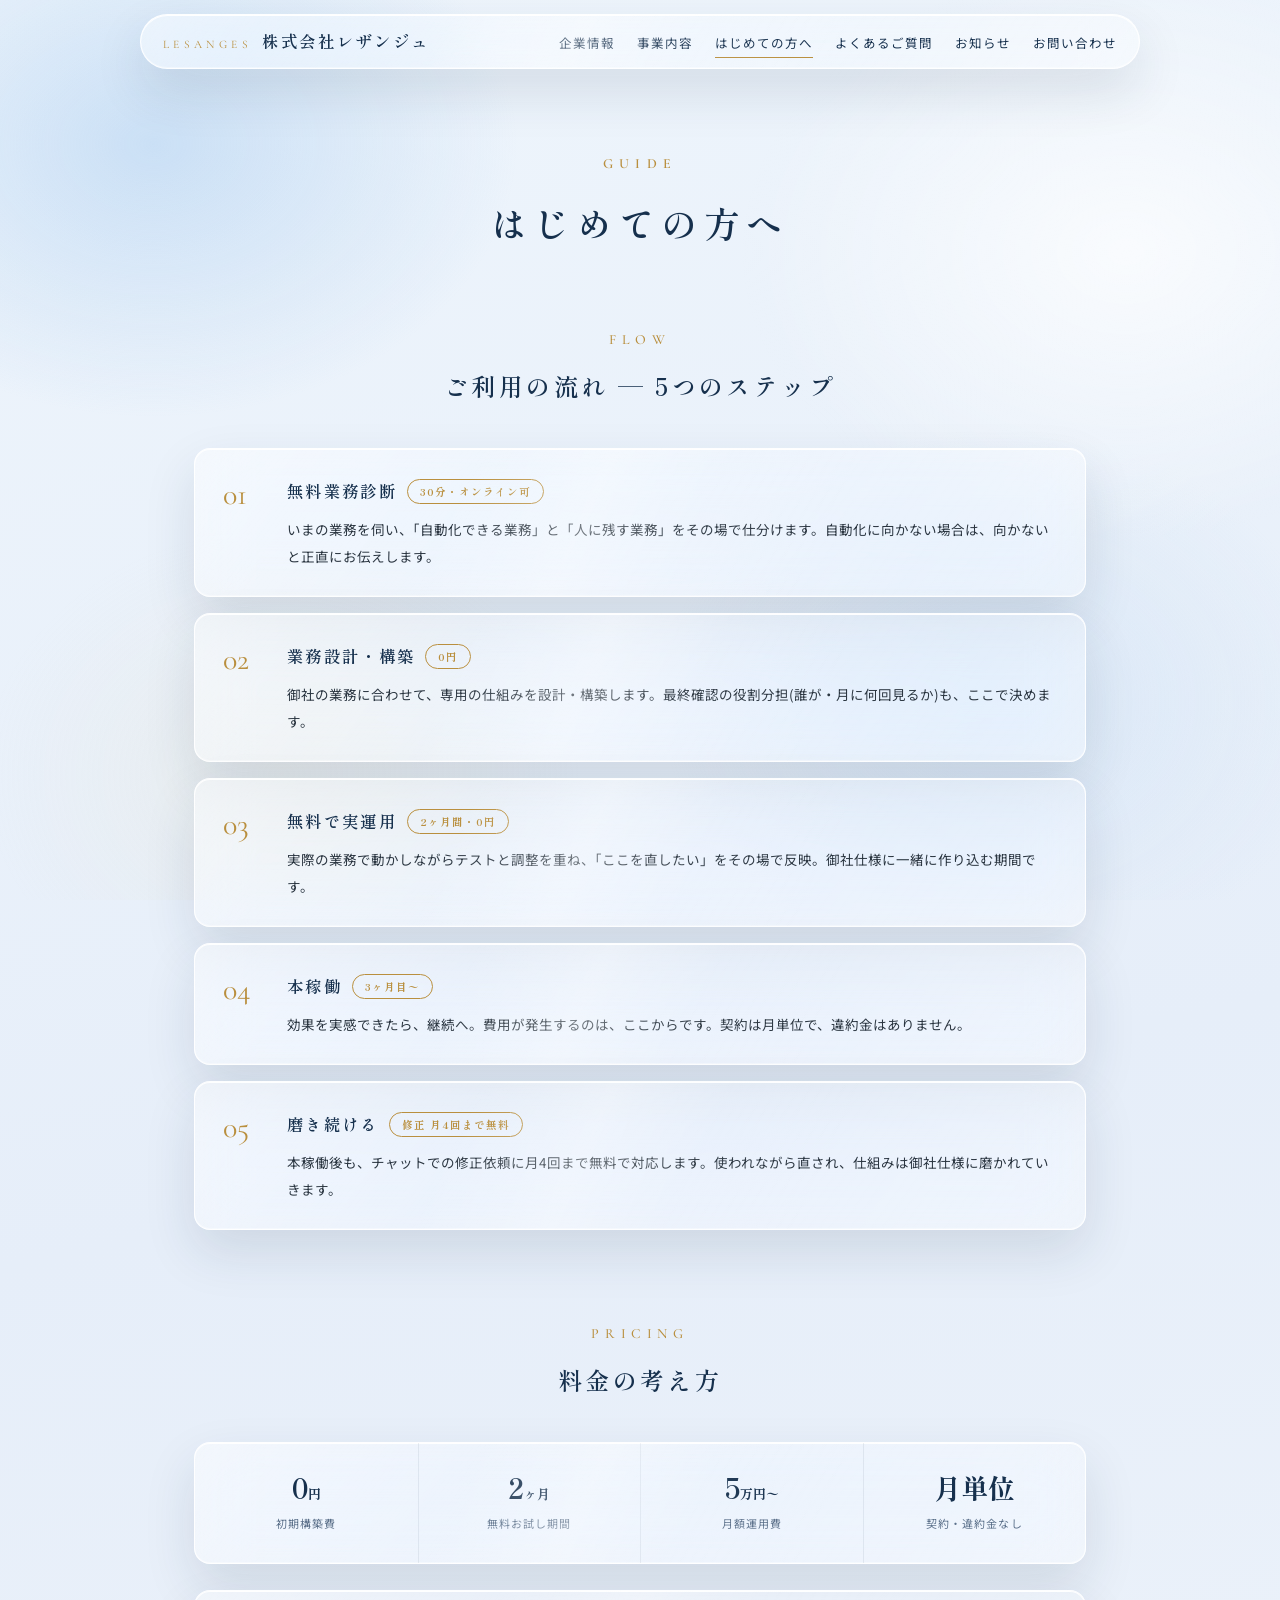
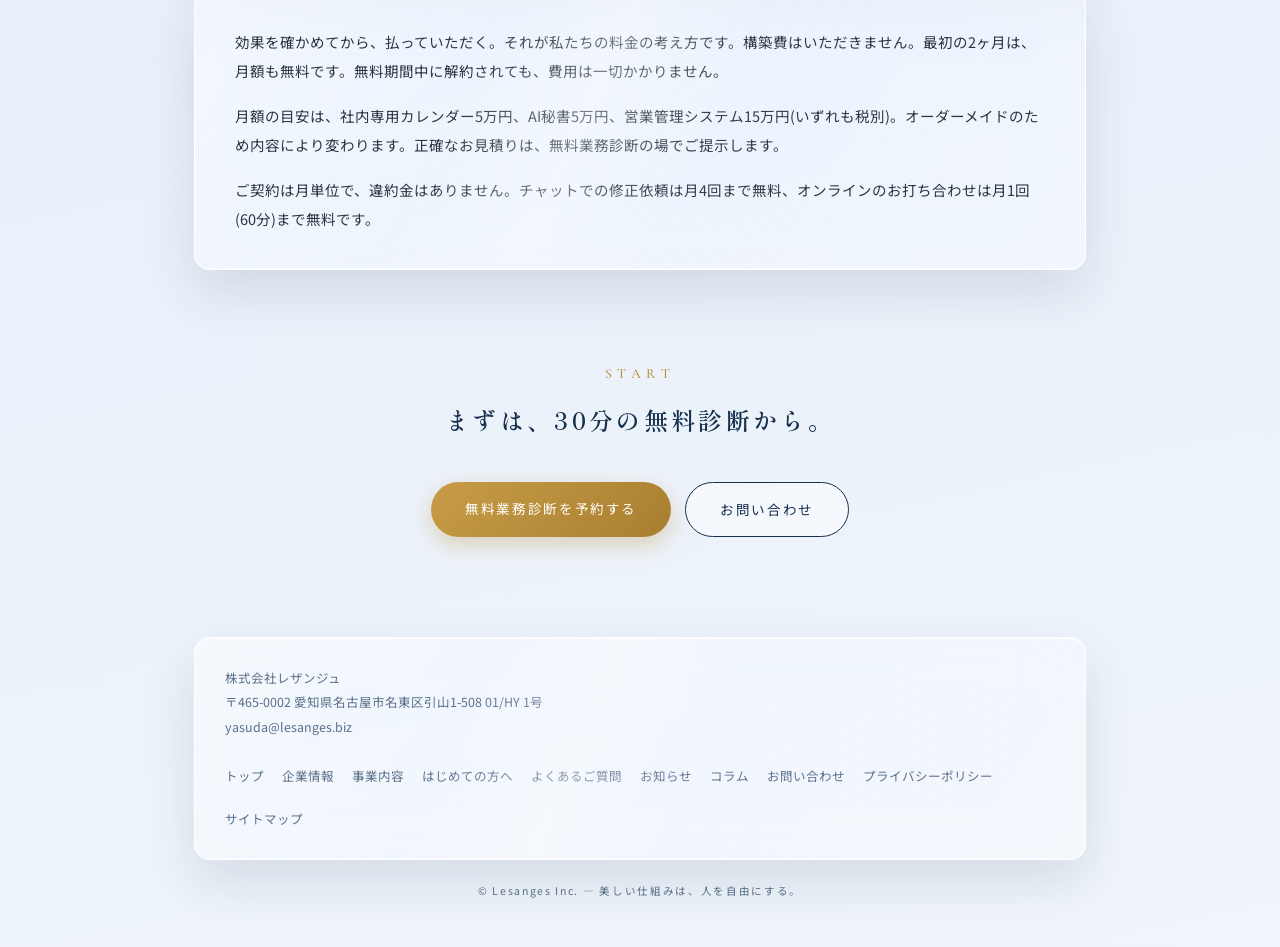
<file: first.html>
<!DOCTYPE html>
<html lang="ja">
<head>
<meta charset="UTF-8">
<meta name="viewport" content="width=device-width, initial-scale=1.0">
<title>はじめての方へ|株式会社レザンジュ</title>
<meta name="description" content="はじめての方へ。「まるごとAI」のご利用の流れ5ステップと、料金の考え方をご案内します。初期0円・2ヶ月無料、費用が発生するのは3ヶ月目からです。">
<link rel="icon" type="image/png" href="favicon.png">
<link rel="preconnect" href="https://fonts.googleapis.com">
<link rel="preconnect" href="https://fonts.gstatic.com" crossorigin>
<link href="https://fonts.googleapis.com/css2?family=Shippori+Mincho:wght@500;600;700&family=Noto+Sans+JP:wght@400;500;700&family=Cormorant+Garamond:wght@500&display=swap" rel="stylesheet">
<link rel="stylesheet" href="style.css">
</head>
<body>
<div class="petals" aria-hidden="true"></div>
<header class="gnav"><div class="gnav-in glass">
<a class="brand" href="index.html"><span class="fr">Lesanges</span><span class="ja">株式会社レザンジュ</span></a>
<button class="gnav-toggle" type="button" aria-label="メニューを開く" aria-expanded="false" aria-controls="gnav-menu"><span></span><span></span><span></span></button>
<ul id="gnav-menu"><li><a href="company.html">企業情報</a></li><li><a href="service.html">事業内容</a></li><li><a href="first.html" class="on">はじめての方へ</a></li><li><a href="faq.html">よくあるご質問</a></li><li><a href="news.html">お知らせ</a></li><li><a href="contact.html">お問い合わせ</a></li></ul>
</div></header>

<div class="pt"><h1><span class="en">Guide</span>はじめての方へ</h1></div>

<section style="padding-top:8px;">
  <div class="wrap">
    <p class="sec-label">Flow</p>
    <h2 class="sec-title">ご利用の流れ — 5つのステップ</h2>
    <ol class="flow">
      <li class="glass reveal">
        <h3>無料業務診断<span class="badge">30分・オンライン可</span></h3>
        <p>いまの業務を伺い、「自動化できる業務」と「人に残す業務」をその場で仕分けます。自動化に向かない場合は、向かないと正直にお伝えします。</p>
      </li>
      <li class="glass reveal" style="transition-delay:.06s;">
        <h3>業務設計・構築<span class="badge">0円</span></h3>
        <p>御社の業務に合わせて、専用の仕組みを設計・構築します。最終確認の役割分担(誰が・月に何回見るか)も、ここで決めます。</p>
      </li>
      <li class="glass reveal" style="transition-delay:.12s;">
        <h3>無料で実運用<span class="badge">2ヶ月間・0円</span></h3>
        <p>実際の業務で動かしながらテストと調整を重ね、「ここを直したい」をその場で反映。御社仕様に一緒に作り込む期間です。</p>
      </li>
      <li class="glass reveal" style="transition-delay:.18s;">
        <h3>本稼働<span class="badge">3ヶ月目〜</span></h3>
        <p>効果を実感できたら、継続へ。費用が発生するのは、ここからです。契約は月単位で、違約金はありません。</p>
      </li>
      <li class="glass reveal" style="transition-delay:.24s;">
        <h3>磨き続ける<span class="badge">修正 月4回まで無料</span></h3>
        <p>本稼働後も、チャットでの修正依頼に月4回まで無料で対応します。使われながら直され、仕組みは御社仕様に磨かれていきます。</p>
      </li>
    </ol>
  </div>
</section>

<section style="padding-top:10px;">
  <div class="wrap">
    <p class="sec-label">Pricing</p>
    <h2 class="sec-title">料金の考え方</h2>
    <div class="stats glass reveal" style="margin-bottom:26px;">
      <div class="st"><b>0<em>円</em></b><span>初期構築費</span></div>
      <div class="st"><b>2<em>ヶ月</em></b><span>無料お試し期間</span></div>
      <div class="st"><b>5<em>万円〜</em></b><span>月額運用費</span></div>
      <div class="st"><b>月単位</b><span>契約・違約金なし</span></div>
    </div>
    <div class="prose glass reveal">
      <p>効果を確かめてから、払っていただく。それが私たちの料金の考え方です。構築費はいただきません。最初の2ヶ月は、月額も無料です。無料期間中に解約されても、費用は一切かかりません。</p>
      <p>月額の目安は、社内専用カレンダー5万円、AI秘書5万円、営業管理システム15万円(いずれも税別)。オーダーメイドのため内容により変わります。正確なお見積りは、無料業務診断の場でご提示します。</p>
      <p>ご契約は月単位で、違約金はありません。チャットでの修正依頼は月4回まで無料、オンラインのお打ち合わせは月1回(60分)まで無料です。</p>
    </div>
  </div>
</section>

<section style="padding-top:10px;">
  <div class="wrap" style="text-align:center;">
    <p class="sec-label">Start</p>
    <h2 class="sec-title">まずは、30分の無料診断から。</h2>
    <div class="hero-cta" style="margin-top:0;">
      <a class="btn gold" href="https://www.jicoo.com/t/marugoto-ai/e/8ZjM3Cud">無料業務診断を予約する</a>
      <a class="btn ghost" href="contact.html">お問い合わせ</a>
    </div>
  </div>
</section>

<footer><div class="wrap"><div class="foot-glass glass"><div class="addr">株式会社レザンジュ<br>〒465-0002 愛知県名古屋市名東区引山1-508 01/HY 1号<br>yasuda@lesanges.biz</div><nav><a href="index.html">トップ</a><a href="company.html">企業情報</a><a href="service.html">事業内容</a><a href="first.html">はじめての方へ</a><a href="faq.html">よくあるご質問</a><a href="news.html">お知らせ</a><a href="column.html">コラム</a><a href="contact.html">お問い合わせ</a><a href="privacy.html">プライバシーポリシー</a><a href="sitemap.html">サイトマップ</a></nav></div><p class="copy">© Lesanges Inc. — 美しい仕組みは、人を自由にする。</p></div></footer>

<script src="script.js"></script>
</body></html>
</file>
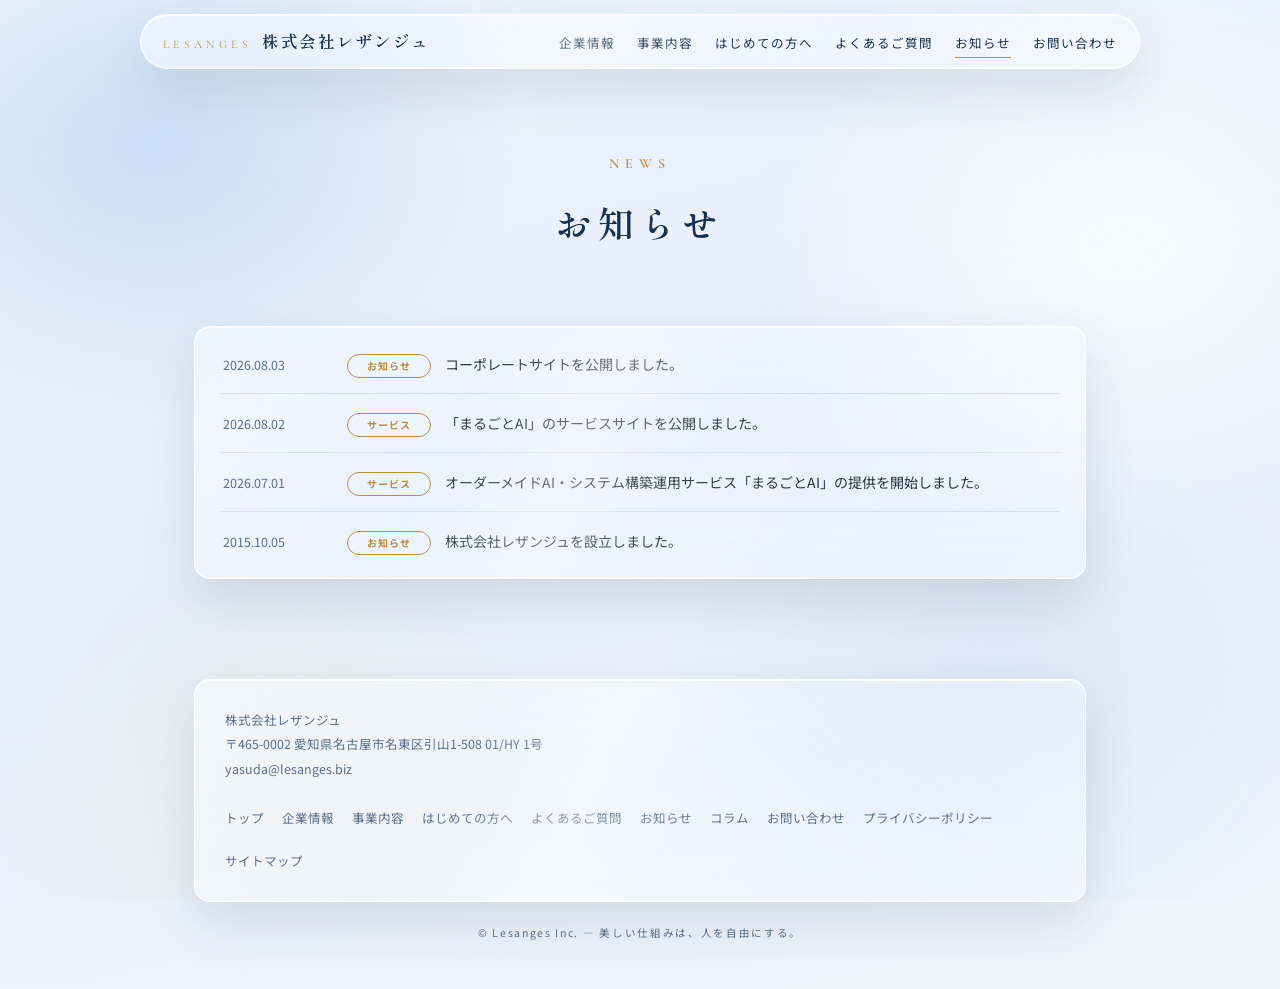
<file: news.html>
<!DOCTYPE html>
<html lang="ja">
<head>
<meta charset="UTF-8">
<meta name="viewport" content="width=device-width, initial-scale=1.0">
<title>お知らせ|株式会社レザンジュ</title>
<meta name="description" content="株式会社レザンジュからのお知らせ一覧です。">
<link rel="icon" type="image/png" href="favicon.png">
<link rel="preconnect" href="https://fonts.googleapis.com">
<link rel="preconnect" href="https://fonts.gstatic.com" crossorigin>
<link href="https://fonts.googleapis.com/css2?family=Shippori+Mincho:wght@500;600;700&family=Noto+Sans+JP:wght@400;500;700&family=Cormorant+Garamond:wght@500&display=swap" rel="stylesheet">
<link rel="stylesheet" href="style.css">
</head>
<body>
<div class="petals" aria-hidden="true"></div>
<header class="gnav"><div class="gnav-in glass">
<a class="brand" href="index.html"><span class="fr">Lesanges</span><span class="ja">株式会社レザンジュ</span></a>
<button class="gnav-toggle" type="button" aria-label="メニューを開く" aria-expanded="false" aria-controls="gnav-menu"><span></span><span></span><span></span></button>
<ul id="gnav-menu"><li><a href="company.html">企業情報</a></li><li><a href="service.html">事業内容</a></li><li><a href="first.html">はじめての方へ</a></li><li><a href="faq.html">よくあるご質問</a></li><li><a href="news.html" class="on">お知らせ</a></li><li><a href="contact.html">お問い合わせ</a></li></ul>
</div></header>

<div class="pt"><h1><span class="en">News</span>お知らせ</h1></div>

<section style="padding-top:8px;">
  <div class="wrap">
    <div class="news-list glass reveal">
      <div class="item"><time>2026.08.03</time><span class="cat">お知らせ</span><span class="body">コーポレートサイトを公開しました。</span></div>
      <div class="item"><time>2026.08.02</time><span class="cat">サービス</span><span class="body">「まるごとAI」のサービスサイトを公開しました。</span></div>
      <div class="item"><time>2026.07.01</time><span class="cat">サービス</span><span class="body">オーダーメイドAI・システム構築運用サービス「まるごとAI」の提供を開始しました。</span></div>
      <div class="item"><time>2015.10.05</time><span class="cat">お知らせ</span><span class="body">株式会社レザンジュを設立しました。</span></div>
    </div>
  </div>
</section>

<footer><div class="wrap"><div class="foot-glass glass"><div class="addr">株式会社レザンジュ<br>〒465-0002 愛知県名古屋市名東区引山1-508 01/HY 1号<br>yasuda@lesanges.biz</div><nav><a href="index.html">トップ</a><a href="company.html">企業情報</a><a href="service.html">事業内容</a><a href="first.html">はじめての方へ</a><a href="faq.html">よくあるご質問</a><a href="news.html">お知らせ</a><a href="column.html">コラム</a><a href="contact.html">お問い合わせ</a><a href="privacy.html">プライバシーポリシー</a><a href="sitemap.html">サイトマップ</a></nav></div><p class="copy">© Lesanges Inc. — 美しい仕組みは、人を自由にする。</p></div></footer>

<script src="script.js"></script>
</body></html>
</file>
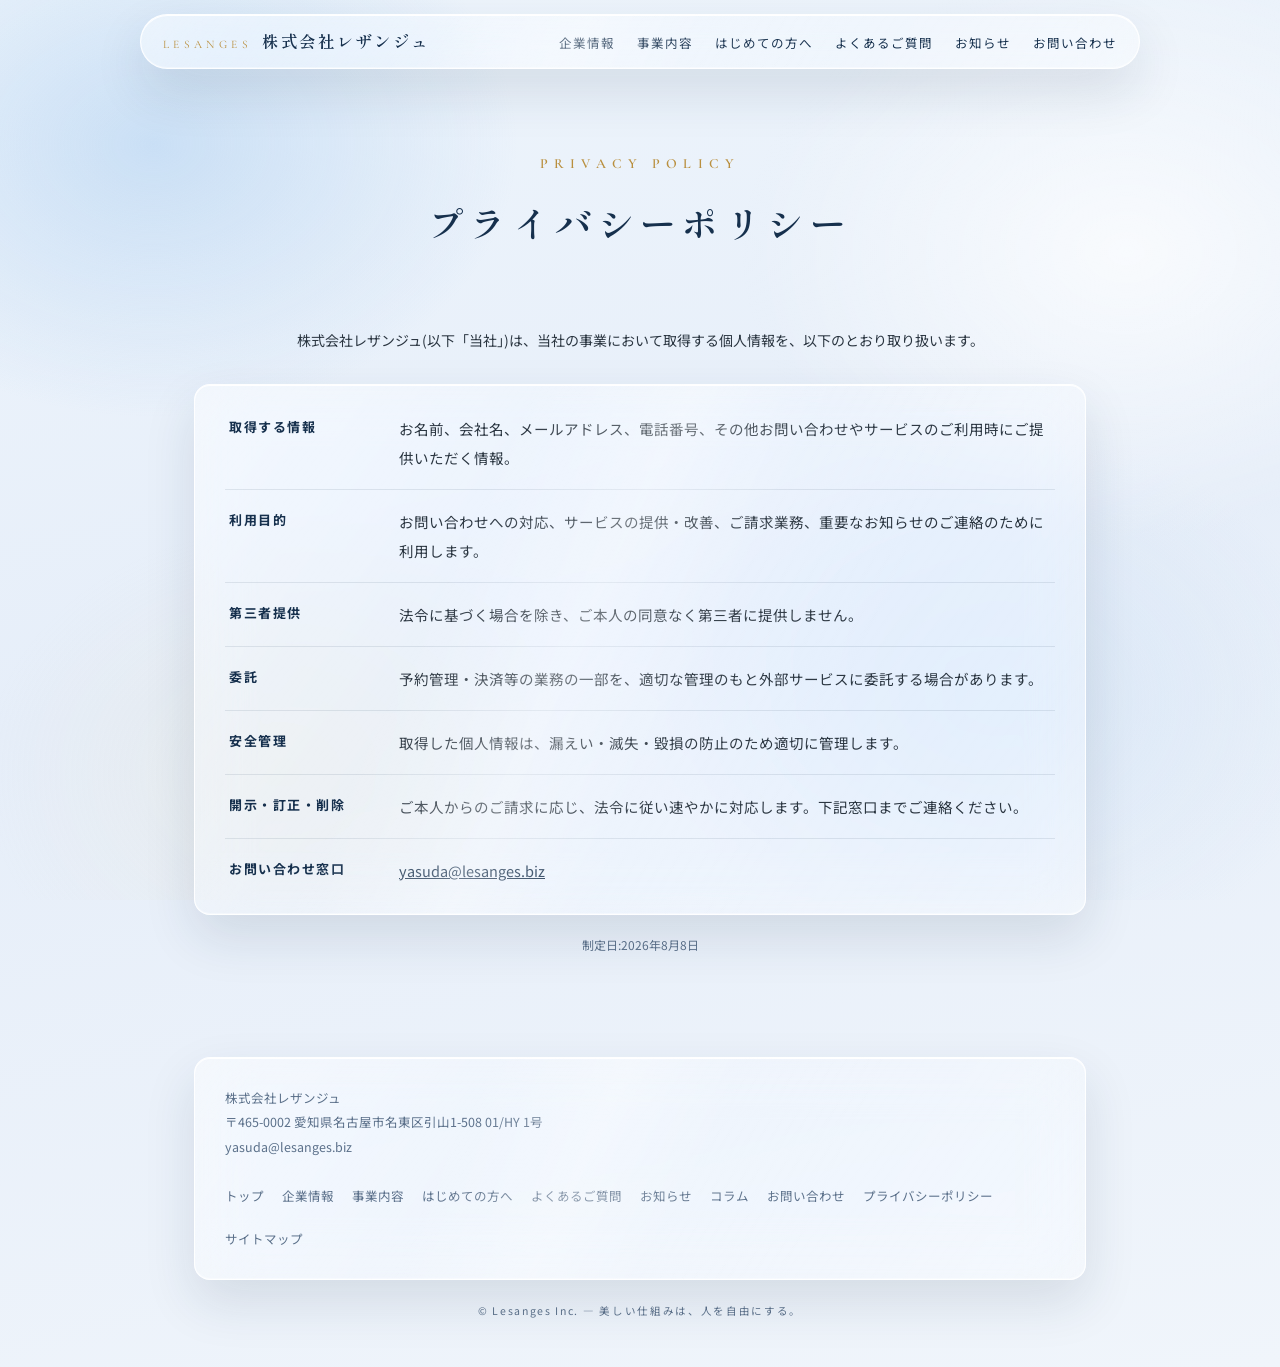
<file: privacy.html>
<!DOCTYPE html>
<html lang="ja">
<head>
<meta charset="UTF-8">
<meta name="viewport" content="width=device-width, initial-scale=1.0">
<title>プライバシーポリシー|株式会社レザンジュ</title>
<meta name="description" content="株式会社レザンジュのプライバシーポリシーです。">
<link rel="icon" type="image/png" href="favicon.png">
<link rel="preconnect" href="https://fonts.googleapis.com">
<link rel="preconnect" href="https://fonts.gstatic.com" crossorigin>
<link href="https://fonts.googleapis.com/css2?family=Shippori+Mincho:wght@500;600;700&family=Noto+Sans+JP:wght@400;500;700&family=Cormorant+Garamond:wght@500&display=swap" rel="stylesheet">
<link rel="stylesheet" href="style.css">
</head>
<body>
<div class="petals" aria-hidden="true"></div>
<header class="gnav"><div class="gnav-in glass">
<a class="brand" href="index.html"><span class="fr">Lesanges</span><span class="ja">株式会社レザンジュ</span></a>
<button class="gnav-toggle" type="button" aria-label="メニューを開く" aria-expanded="false" aria-controls="gnav-menu"><span></span><span></span><span></span></button>
<ul id="gnav-menu"><li><a href="company.html">企業情報</a></li><li><a href="service.html">事業内容</a></li><li><a href="first.html">はじめての方へ</a></li><li><a href="faq.html">よくあるご質問</a></li><li><a href="news.html">お知らせ</a></li><li><a href="contact.html">お問い合わせ</a></li></ul>
</div></header>

<div class="pt"><h1><span class="en">Privacy Policy</span>プライバシーポリシー</h1></div>

<section style="padding-top:8px;">
  <div class="wrap">
    <p style="text-align:center;font-size:14px;margin-bottom:30px;">株式会社レザンジュ(以下「当社」)は、当社の事業において取得する個人情報を、以下のとおり取り扱います。</p>
    <dl class="spec glass reveal">
      <div class="row"><dt>取得する情報</dt><dd>お名前、会社名、メールアドレス、電話番号、その他お問い合わせやサービスのご利用時にご提供いただく情報。</dd></div>
      <div class="row"><dt>利用目的</dt><dd>お問い合わせへの対応、サービスの提供・改善、ご請求業務、重要なお知らせのご連絡のために利用します。</dd></div>
      <div class="row"><dt>第三者提供</dt><dd>法令に基づく場合を除き、ご本人の同意なく第三者に提供しません。</dd></div>
      <div class="row"><dt>委託</dt><dd>予約管理・決済等の業務の一部を、適切な管理のもと外部サービスに委託する場合があります。</dd></div>
      <div class="row"><dt>安全管理</dt><dd>取得した個人情報は、漏えい・滅失・毀損の防止のため適切に管理します。</dd></div>
      <div class="row"><dt>開示・訂正・削除</dt><dd>ご本人からのご請求に応じ、法令に従い速やかに対応します。下記窓口までご連絡ください。</dd></div>
      <div class="row"><dt>お問い合わせ窓口</dt><dd><a href="mailto:yasuda@lesanges.biz">yasuda@lesanges.biz</a></dd></div>
    </dl>
    <p class="note">制定日:2026年8月8日</p>
  </div>
</section>

<footer><div class="wrap"><div class="foot-glass glass"><div class="addr">株式会社レザンジュ<br>〒465-0002 愛知県名古屋市名東区引山1-508 01/HY 1号<br>yasuda@lesanges.biz</div><nav><a href="index.html">トップ</a><a href="company.html">企業情報</a><a href="service.html">事業内容</a><a href="first.html">はじめての方へ</a><a href="faq.html">よくあるご質問</a><a href="news.html">お知らせ</a><a href="column.html">コラム</a><a href="contact.html">お問い合わせ</a><a href="privacy.html">プライバシーポリシー</a><a href="sitemap.html">サイトマップ</a></nav></div><p class="copy">© Lesanges Inc. — 美しい仕組みは、人を自由にする。</p></div></footer>

<script src="script.js"></script>
</body></html>
</file>
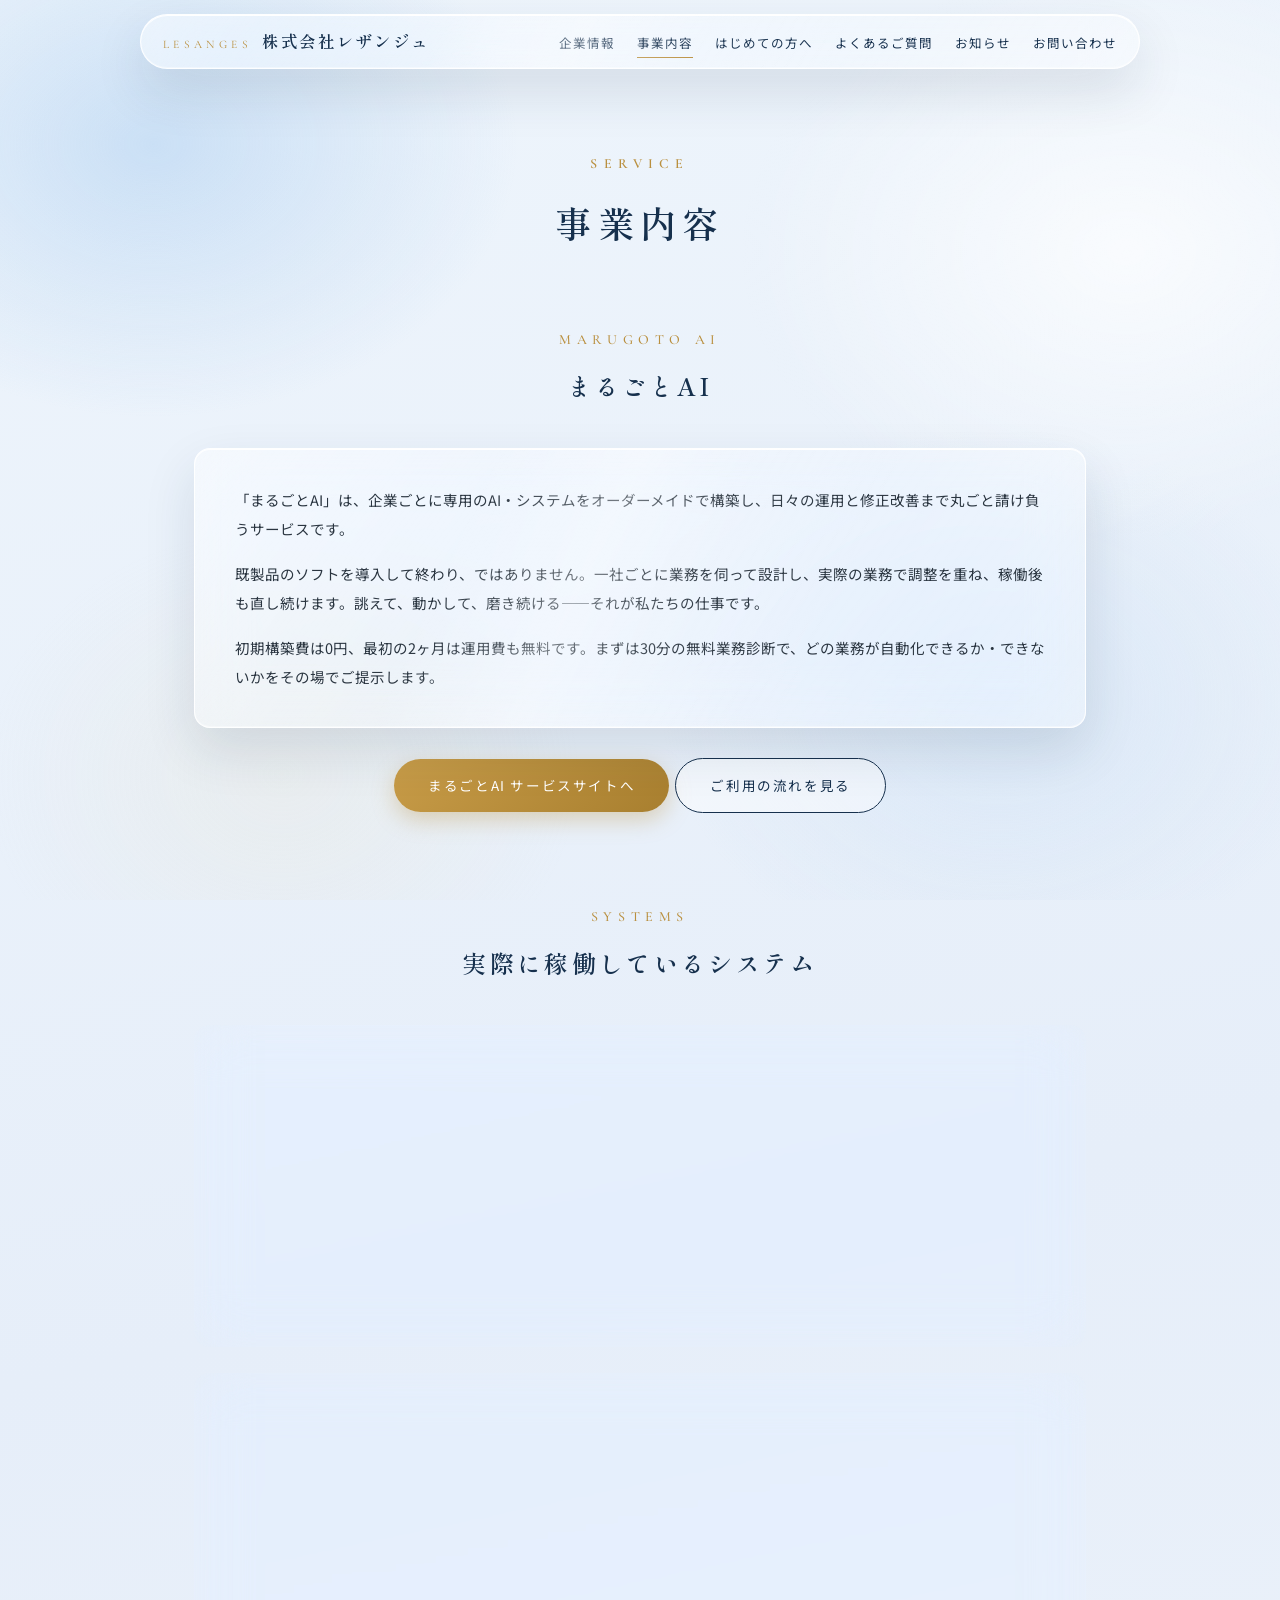
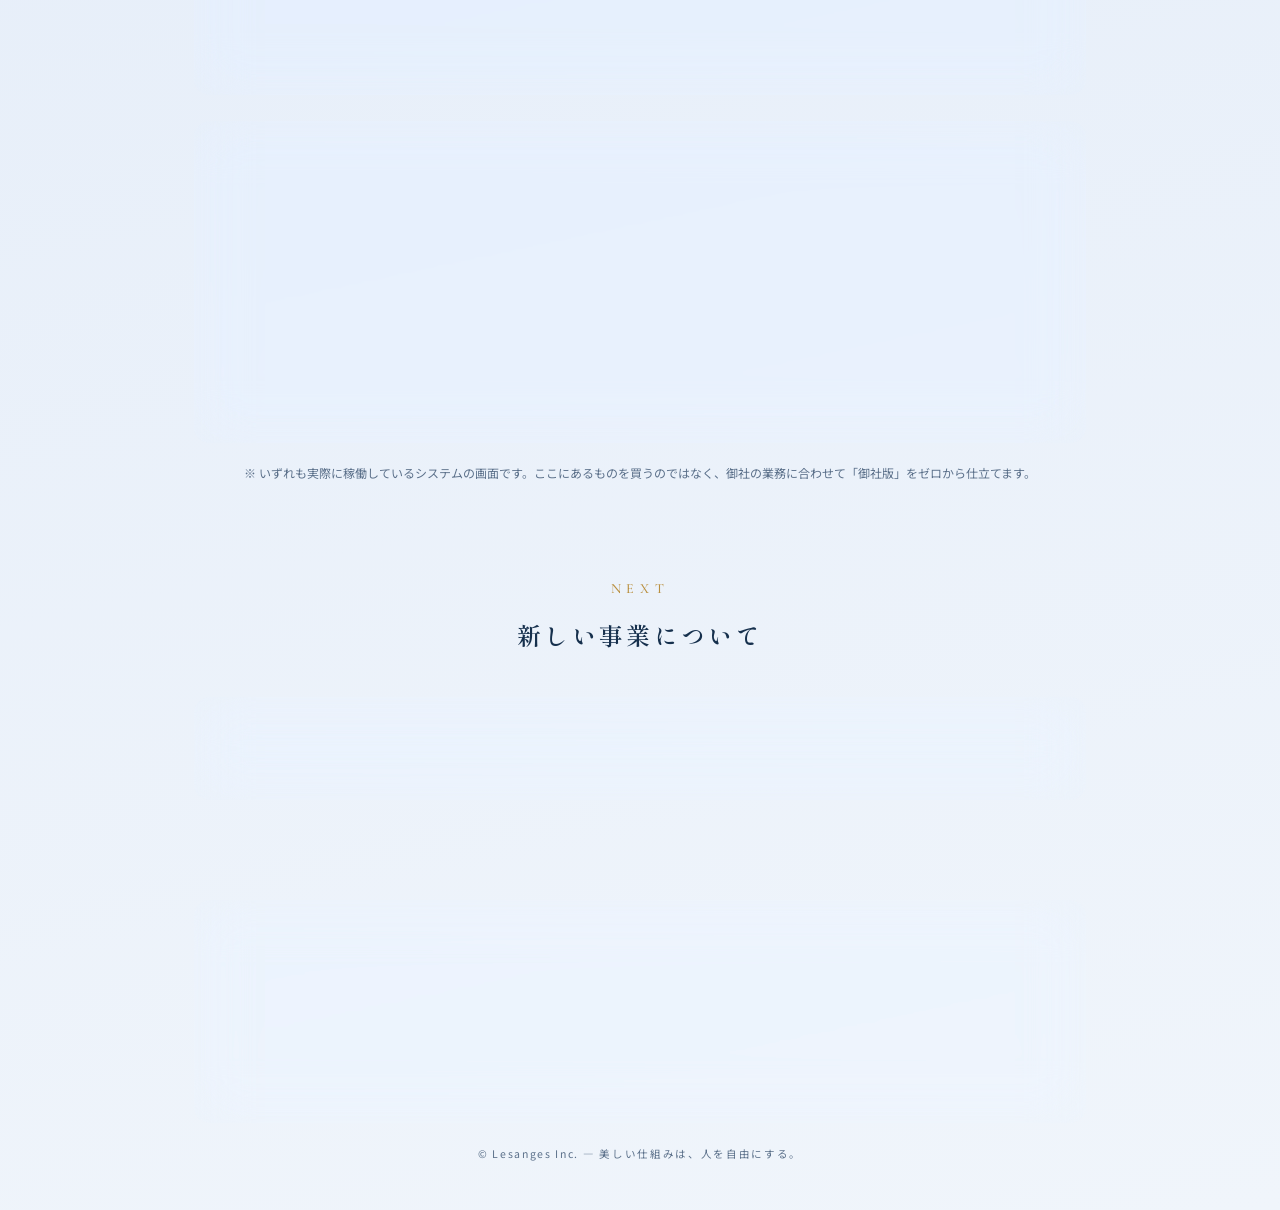
<file: service.html>
<!DOCTYPE html>
<html lang="ja">
<head>
<meta charset="UTF-8">
<meta name="viewport" content="width=device-width, initial-scale=1.0">
<title>事業内容|株式会社レザンジュ</title>
<meta name="description" content="株式会社レザンジュの事業内容。オーダーメイドAI・システム構築運用サービス「まるごとAI」と、実際に稼働している3つのシステムをご紹介します。">
<link rel="icon" type="image/png" href="favicon.png">
<link rel="preconnect" href="https://fonts.googleapis.com">
<link rel="preconnect" href="https://fonts.gstatic.com" crossorigin>
<link href="https://fonts.googleapis.com/css2?family=Shippori+Mincho:wght@500;600;700&family=Noto+Sans+JP:wght@400;500;700&family=Cormorant+Garamond:wght@500&display=swap" rel="stylesheet">
<link rel="stylesheet" href="style.css">
</head>
<body>
<div class="petals" aria-hidden="true"></div>
<header class="gnav"><div class="gnav-in glass">
<a class="brand" href="index.html"><span class="fr">Lesanges</span><span class="ja">株式会社レザンジュ</span></a>
<button class="gnav-toggle" type="button" aria-label="メニューを開く" aria-expanded="false" aria-controls="gnav-menu"><span></span><span></span><span></span></button>
<ul id="gnav-menu"><li><a href="company.html">企業情報</a></li><li><a href="service.html" class="on">事業内容</a></li><li><a href="first.html">はじめての方へ</a></li><li><a href="faq.html">よくあるご質問</a></li><li><a href="news.html">お知らせ</a></li><li><a href="contact.html">お問い合わせ</a></li></ul>
</div></header>

<div class="pt"><h1><span class="en">Service</span>事業内容</h1></div>

<section style="padding-top:8px;">
  <div class="wrap">
    <p class="sec-label">Marugoto AI</p>
    <h2 class="sec-title">まるごとAI</h2>
    <div class="prose glass reveal">
      <p>「まるごとAI」は、企業ごとに専用のAI・システムをオーダーメイドで構築し、日々の運用と修正改善まで丸ごと請け負うサービスです。</p>
      <p>既製品のソフトを導入して終わり、ではありません。一社ごとに業務を伺って設計し、実際の業務で調整を重ね、稼働後も直し続けます。誂えて、動かして、磨き続ける——それが私たちの仕事です。</p>
      <p>初期構築費は0円、最初の2ヶ月は運用費も無料です。まずは30分の無料業務診断で、どの業務が自動化できるか・できないかをその場でご提示します。</p>
    </div>
    <p class="svc-more reveal"><a class="btn gold" href="https://lesanges-inc.github.io/marugoto-ai/">まるごとAI サービスサイトへ</a>&nbsp;&nbsp;<a class="btn ghost" href="first.html">ご利用の流れを見る</a></p>
  </div>
</section>

<section style="padding-top:10px;">
  <div class="wrap">
    <p class="sec-label">Systems</p>
    <h2 class="sec-title">実際に稼働しているシステム</h2>

    <div class="svc-detail glass reveal" id="calendar">
      <div class="shot"><img src="img_svc_calendar.jpg" alt="社内専用カレンダーの実際の画面。社員同士の空き時間を検索し、その場で予定を作成できる" loading="lazy"></div>
      <div class="body">
        <h3>社内専用カレンダー</h3>
        <p class="price">月額5万円(税別)</p>
        <p class="desc">「全員が空いている時間」を一瞬で見つけて、そのまま予定作成。プライベートの予定は時間帯だけ表示され、中身は見えない設計です。Googleカレンダーとの連携もできます。</p>
      </div>
    </div>

    <div class="svc-detail glass reveal" id="sales">
      <div class="shot"><img src="img_svc_sales.jpg" alt="営業管理システムの実際の画面。訪問数・アポ件数・商談数・成約数・売上・勝率を自動集計し、AIに質問もできる" loading="lazy"></div>
      <div class="body">
        <h3>営業管理システム</h3>
        <p class="price">月額15万円(税別)</p>
        <p class="desc">営業活動に関するツールはこれひとつ。訪問からアポ・商談・成約・売上・勝率まで一目瞭然。わからないことは、AIに日本語で質問できます。</p>
      </div>
    </div>

    <div class="svc-detail glass reveal" id="secretary">
      <div class="shot"><img src="img_svc_secretary.jpg" alt="AI秘書の朝レポート画面。今日の予定と業界ニュースを毎朝チャットで届けてくれる" loading="lazy"></div>
      <div class="body">
        <h3>AI秘書</h3>
        <p class="price">月額5万円(税別)</p>
        <p class="desc">毎朝のレポート、出張の手配、議事録の管理まで。チャットで「日曜16時までに名古屋」と伝えれば、新幹線の候補出しから予約まで進む、まさに秘書です。</p>
      </div>
    </div>

    <p class="note reveal">※ いずれも実際に稼働しているシステムの画面です。ここにあるものを買うのではなく、御社の業務に合わせて「御社版」をゼロから仕立てます。</p>
  </div>
</section>

<section style="padding-top:10px;">
  <div class="wrap">
    <p class="sec-label">Next</p>
    <h2 class="sec-title">新しい事業について</h2>
    <div class="prose glass reveal" style="text-align:center;">
      <p>新しい事業は、準備が整い次第こちらでご紹介します。</p>
    </div>
  </div>
</section>

<footer><div class="wrap"><div class="foot-glass glass"><div class="addr">株式会社レザンジュ<br>〒465-0002 愛知県名古屋市名東区引山1-508 01/HY 1号<br>yasuda@lesanges.biz</div><nav><a href="index.html">トップ</a><a href="company.html">企業情報</a><a href="service.html">事業内容</a><a href="first.html">はじめての方へ</a><a href="faq.html">よくあるご質問</a><a href="news.html">お知らせ</a><a href="column.html">コラム</a><a href="contact.html">お問い合わせ</a><a href="privacy.html">プライバシーポリシー</a><a href="sitemap.html">サイトマップ</a></nav></div><p class="copy">© Lesanges Inc. — 美しい仕組みは、人を自由にする。</p></div></footer>

<script src="script.js"></script>
</body></html>
</file>
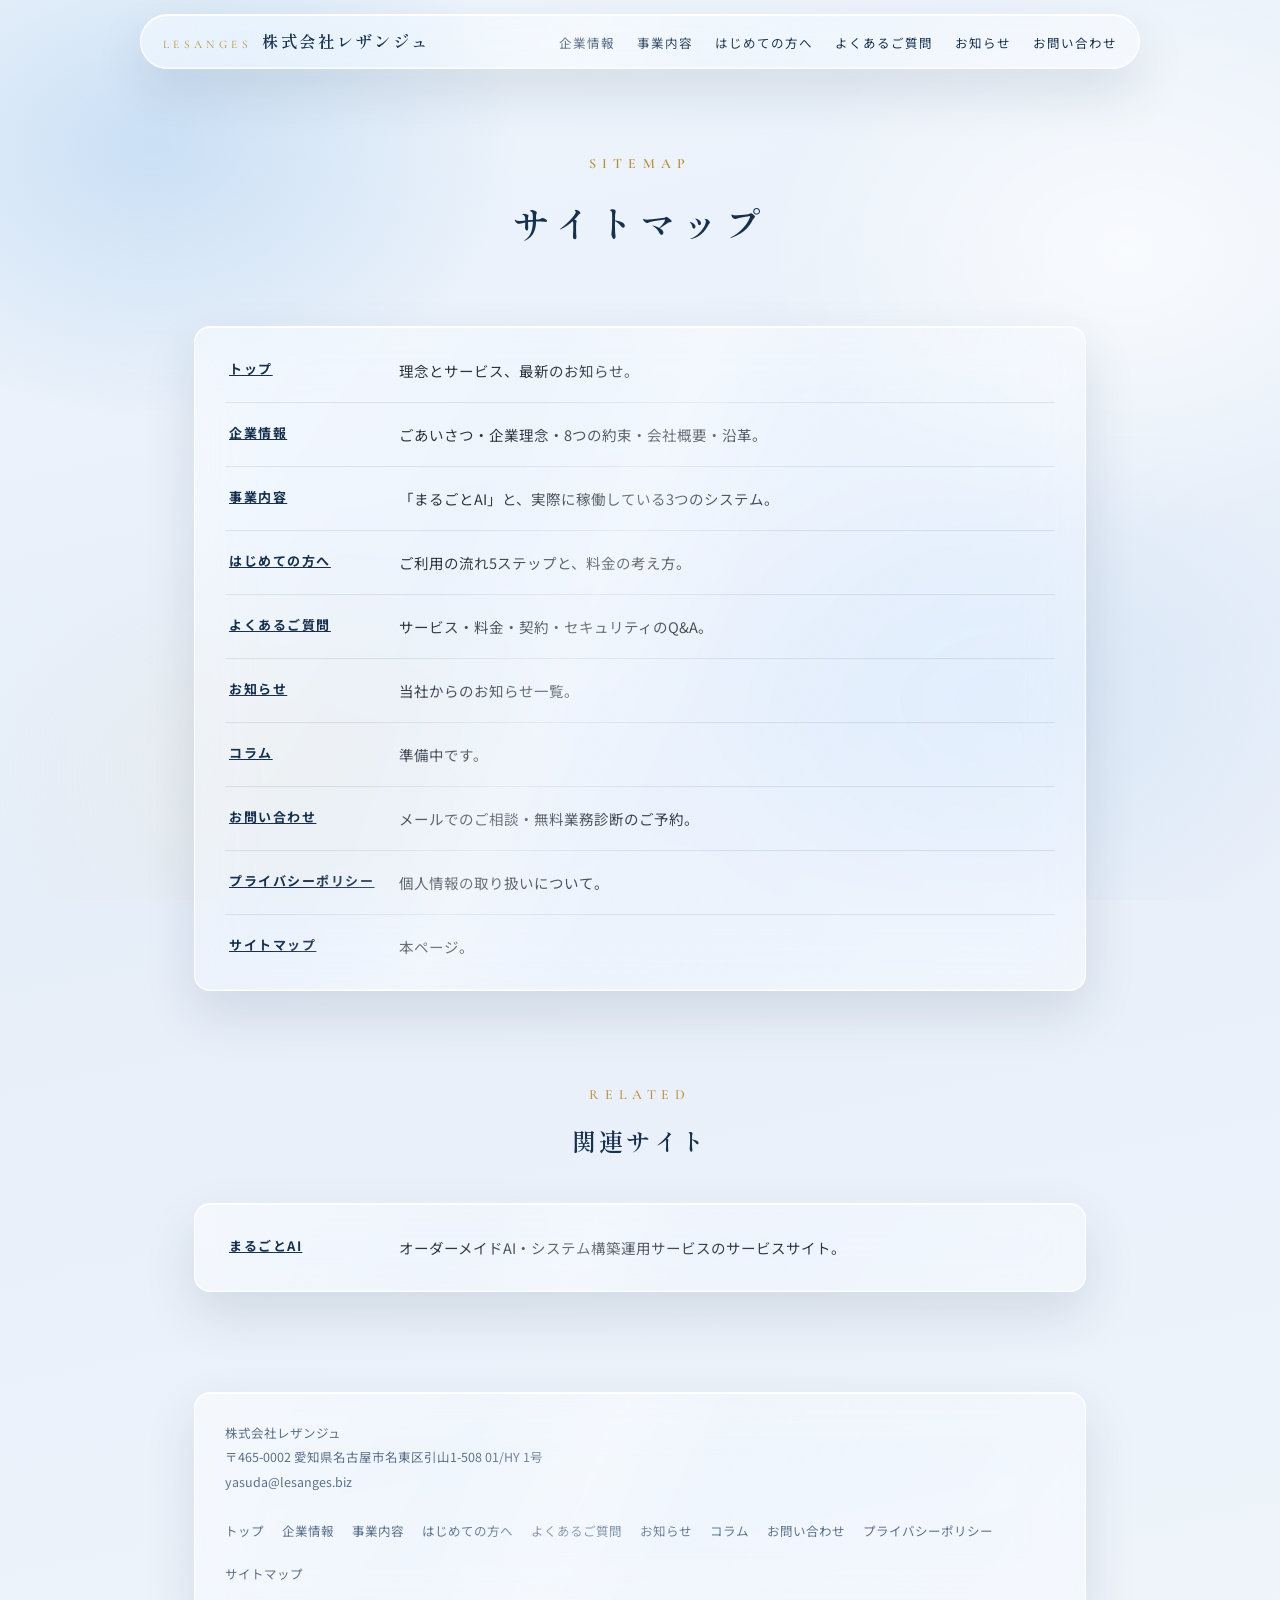
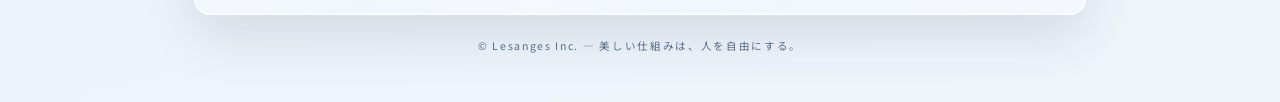
<file: sitemap.html>
<!DOCTYPE html>
<html lang="ja">
<head>
<meta charset="UTF-8">
<meta name="viewport" content="width=device-width, initial-scale=1.0">
<title>サイトマップ|株式会社レザンジュ</title>
<meta name="description" content="株式会社レザンジュ コーポレートサイトのサイトマップ。全ページの一覧です。">
<link rel="icon" type="image/png" href="favicon.png">
<link rel="preconnect" href="https://fonts.googleapis.com">
<link rel="preconnect" href="https://fonts.gstatic.com" crossorigin>
<link href="https://fonts.googleapis.com/css2?family=Shippori+Mincho:wght@500;600;700&family=Noto+Sans+JP:wght@400;500;700&family=Cormorant+Garamond:wght@500&display=swap" rel="stylesheet">
<link rel="stylesheet" href="style.css">
</head>
<body>
<div class="petals" aria-hidden="true"></div>
<header class="gnav"><div class="gnav-in glass">
<a class="brand" href="index.html"><span class="fr">Lesanges</span><span class="ja">株式会社レザンジュ</span></a>
<button class="gnav-toggle" type="button" aria-label="メニューを開く" aria-expanded="false" aria-controls="gnav-menu"><span></span><span></span><span></span></button>
<ul id="gnav-menu"><li><a href="company.html">企業情報</a></li><li><a href="service.html">事業内容</a></li><li><a href="first.html">はじめての方へ</a></li><li><a href="faq.html">よくあるご質問</a></li><li><a href="news.html">お知らせ</a></li><li><a href="contact.html">お問い合わせ</a></li></ul>
</div></header>

<div class="pt"><h1><span class="en">Sitemap</span>サイトマップ</h1></div>

<section style="padding-top:8px;">
  <div class="wrap">
    <dl class="spec glass reveal">
      <div class="row"><dt><a href="index.html">トップ</a></dt><dd>理念とサービス、最新のお知らせ。</dd></div>
      <div class="row"><dt><a href="company.html">企業情報</a></dt><dd>ごあいさつ・企業理念・8つの約束・会社概要・沿革。</dd></div>
      <div class="row"><dt><a href="service.html">事業内容</a></dt><dd>「まるごとAI」と、実際に稼働している3つのシステム。</dd></div>
      <div class="row"><dt><a href="first.html">はじめての方へ</a></dt><dd>ご利用の流れ5ステップと、料金の考え方。</dd></div>
      <div class="row"><dt><a href="faq.html">よくあるご質問</a></dt><dd>サービス・料金・契約・セキュリティのQ&amp;A。</dd></div>
      <div class="row"><dt><a href="news.html">お知らせ</a></dt><dd>当社からのお知らせ一覧。</dd></div>
      <div class="row"><dt><a href="column.html">コラム</a></dt><dd>準備中です。</dd></div>
      <div class="row"><dt><a href="contact.html">お問い合わせ</a></dt><dd>メールでのご相談・無料業務診断のご予約。</dd></div>
      <div class="row"><dt><a href="privacy.html">プライバシーポリシー</a></dt><dd>個人情報の取り扱いについて。</dd></div>
      <div class="row"><dt><a href="sitemap.html">サイトマップ</a></dt><dd>本ページ。</dd></div>
    </dl>
  </div>
</section>

<section style="padding-top:10px;">
  <div class="wrap">
    <p class="sec-label">Related</p>
    <h2 class="sec-title">関連サイト</h2>
    <dl class="spec glass reveal">
      <div class="row"><dt><a href="https://lesanges-inc.github.io/marugoto-ai/">まるごとAI</a></dt><dd>オーダーメイドAI・システム構築運用サービスのサービスサイト。</dd></div>
    </dl>
  </div>
</section>

<footer><div class="wrap"><div class="foot-glass glass"><div class="addr">株式会社レザンジュ<br>〒465-0002 愛知県名古屋市名東区引山1-508 01/HY 1号<br>yasuda@lesanges.biz</div><nav><a href="index.html">トップ</a><a href="company.html">企業情報</a><a href="service.html">事業内容</a><a href="first.html">はじめての方へ</a><a href="faq.html">よくあるご質問</a><a href="news.html">お知らせ</a><a href="column.html">コラム</a><a href="contact.html">お問い合わせ</a><a href="privacy.html">プライバシーポリシー</a><a href="sitemap.html">サイトマップ</a></nav></div><p class="copy">© Lesanges Inc. — 美しい仕組みは、人を自由にする。</p></div></footer>

<script src="script.js"></script>
</body></html>
</file>
<file: style.css>
/* ==========================================================
   株式会社レザンジュ コーポレートサイト v2 共通スタイル
   正(canonical): ガラスデザイン版プレビュー(2026-08 承認)
   配色: 墨紺 #16304d / 金 #b98f3e / 背景=青白グラデ(黄味禁止)
   書体: Shippori Mincho / Noto Sans JP / Cormorant Garamond
   ========================================================== */
:root{
  --ink:#16304d;--ink-soft:#5b708a;--gold:#b98f3e;
  --glass:rgba(255,255,255,.42);--glass-line:rgba(255,255,255,.9);--text:#2a3540;
}
*{margin:0;padding:0;box-sizing:border-box;}
html{scroll-behavior:smooth;}
@media (prefers-reduced-motion:reduce){html{scroll-behavior:auto;}*,*::before,*::after{animation:none!important;transition:none!important;}}
body{
  font-family:'Noto Sans JP',sans-serif;color:var(--text);line-height:2;font-size:15px;
  background:linear-gradient(168deg,#eef5fc 0%,#e6eef9 45%,#f0f5fb 100%);
  min-height:100vh;-webkit-font-smoothing:antialiased;
}
body::before{
  content:"";position:fixed;inset:0;z-index:0;pointer-events:none;
  background:
    radial-gradient(560px 420px at 12% 16%, rgba(160,199,238,.45), transparent 65%),
    radial-gradient(620px 460px at 88% 28%, rgba(255,255,255,.7), transparent 62%),
    radial-gradient(520px 420px at 78% 78%, rgba(196,219,243,.4), transparent 65%),
    radial-gradient(460px 380px at 22% 86%, rgba(233,225,199,.22), transparent 65%);
}
h1,h2,h3{font-family:'Shippori Mincho',serif;color:var(--ink);font-weight:600;}
a{color:var(--ink);}
a:focus-visible,button:focus-visible{outline:3px solid var(--ink);outline-offset:3px;}
.wrap{max-width:940px;margin:0 auto;padding:0 24px;}
.glass{
  background:linear-gradient(125deg, rgba(255,255,255,.5) 0%, rgba(255,255,255,.18) 46%, rgba(255,255,255,.38) 100%);
  backdrop-filter:blur(26px) saturate(1.3);
  -webkit-backdrop-filter:blur(26px) saturate(1.3);
  border:1px solid rgba(255,255,255,.9);
  border-radius:16px;
  box-shadow:
    0 22px 52px rgba(22,48,77,.12),
    inset 0 1px 0 rgba(255,255,255,.95),
    inset 0 -1px 0 rgba(255,255,255,.35);
  position:relative;
}
.glass::before{
  content:"";position:absolute;inset:0;border-radius:inherit;pointer-events:none;
  background:linear-gradient(115deg, transparent 30%, rgba(255,255,255,.34) 44%, rgba(255,255,255,.06) 56%, transparent 70%);
}
.gnav{position:fixed;top:14px;left:50%;transform:translateX(-50%);z-index:60;width:min(1000px,calc(100% - 28px));}
.gnav-in{position:relative;display:flex;align-items:center;justify-content:space-between;padding:10px 22px;border-radius:99px;}
.gnav-toggle{display:none;}
.brand{text-decoration:none;display:flex;align-items:baseline;gap:10px;}
.brand .fr{font-family:'Cormorant Garamond',serif;font-size:11.5px;letter-spacing:.38em;color:var(--gold);text-transform:uppercase;}
.brand .ja{font-family:'Shippori Mincho',serif;font-size:16.5px;letter-spacing:.1em;color:var(--ink);font-weight:600;}
.gnav ul{display:flex;gap:22px;list-style:none;}
.gnav ul a{text-decoration:none;font-size:12.5px;letter-spacing:.08em;color:var(--ink);padding:5px 0;border-bottom:1.5px solid transparent;}
.gnav ul a:hover,.gnav ul a.on{border-bottom-color:var(--gold);}
/* 携帯・タブレット: 6項目を横に並べると指で押せない大きさになるため、
   ハンバーガーで開く縦並びのメニューに切り替える */
@media (max-width:820px){
  .gnav{top:0;width:100%;}
  .gnav-in{border-radius:0 0 14px 14px;padding:8px 8px 8px 18px;}

  .gnav-toggle{
    display:flex;flex-direction:column;align-items:center;justify-content:center;gap:5px;
    width:46px;height:46px;flex:0 0 46px;padding:0;border:0;background:none;cursor:pointer;
    -webkit-tap-highlight-color:transparent;
  }
  .gnav-toggle span{display:block;width:21px;height:1.5px;border-radius:2px;background:var(--ink);
    transition:transform .3s cubic-bezier(.2,.7,.2,1), opacity .2s;}
  .gnav-toggle[aria-expanded="true"] span:nth-child(1){transform:translateY(6.5px) rotate(45deg);}
  .gnav-toggle[aria-expanded="true"] span:nth-child(2){opacity:0;}
  .gnav-toggle[aria-expanded="true"] span:nth-child(3){transform:translateY(-6.5px) rotate(-45deg);}

  .gnav ul{
    position:absolute;left:0;right:0;top:100%;flex-direction:column;gap:0;
    /* 背後のヒーローの文字が透けると読めなくなるので、ここは不透明にする */
    background:linear-gradient(180deg,#fdfeff,#f4f8fd);
    border-radius:0 0 16px 16px;box-shadow:0 18px 42px rgba(22,48,77,.16);
    max-height:0;overflow:hidden;visibility:hidden;
    transition:max-height .34s cubic-bezier(.2,.7,.2,1), visibility .34s;
  }
  .gnav ul.open{max-height:70vh;overflow-y:auto;visibility:visible;}
  .gnav ul li + li{border-top:1px solid rgba(22,48,77,.07);}
  .gnav ul a{display:block;font-size:14px;padding:15px 20px;border-bottom:0;}
  .gnav ul a.on{border-bottom:0;color:var(--gold);}
  .gnav ul a:hover{border-bottom:0;}
}
.hero{
  min-height:100vh;display:flex;align-items:center;justify-content:center;
  position:relative;overflow:hidden;padding:130px 20px 90px;
}
/* ヒーローの背景メディア。動画(hero.mp4)の下に img_hero.jpg を敷いてあるので、
   動画が再生できない端末や省データモードでも同じ絵が出る */
.hero-media{
  position:absolute;inset:0;z-index:0;
  background:url(img_hero.jpg) center/cover no-repeat;
  animation:heroZoom 26s ease-in-out infinite alternate;
}
.hero-media video{position:absolute;inset:0;width:100%;height:100%;object-fit:cover;display:block;}
@keyframes heroZoom{from{transform:scale(1.02);}to{transform:scale(1.12);}}
/* 夕景の色を残したいのでスクリムは control 最小限に。文字はガラスパネルの上か
   影付きなので、ここを薄くしても読めなくならない。最下部だけはページ背景の色に
   寄せて次のセクションへつなぐ */
.hero::after{content:"";position:absolute;inset:0;z-index:1;pointer-events:none;
  background:
    linear-gradient(180deg,rgba(234,244,252,.24) 0%,rgba(234,244,252,.05) 42%,
                    rgba(234,244,252,.38) 80%,rgba(234,244,252,.78) 100%),
    radial-gradient(120% 90% at 50% 46%, transparent 42%, rgba(234,244,252,.26) 100%);
}
.petals{position:fixed;inset:0;pointer-events:none;overflow:hidden;z-index:1;}
.petal{position:absolute;top:-8%;color:var(--gold);animation:fall linear infinite;}
.petal svg{display:block;}
@keyframes fall{
  0%{transform:translateY(-8vh) translateX(0) rotate(0deg);}
  100%{transform:translateY(115vh) translateX(8vw) rotate(320deg);}
}
.hero-panel{position:relative;z-index:2;max-width:660px;text-align:center;padding:62px 48px 54px;animation:heroIn 1.1s .15s cubic-bezier(.2,.7,.2,1) both;}
/* 背景が動画になったぶん、.glass より白を強めてぼかしを深くする。
   スクリムを薄くしてあるので、昼から薄暮・夕焼けまで背景が変わっても
   ここで文字の下地を確保する */
.hero-panel.glass{
  background:linear-gradient(125deg, rgba(255,255,255,.8) 0%, rgba(255,255,255,.68) 46%, rgba(255,255,255,.76) 100%);
  backdrop-filter:blur(34px) saturate(1.2);
  -webkit-backdrop-filter:blur(34px) saturate(1.2);
}
@keyframes heroIn{from{opacity:0;transform:translateY(22px);}to{opacity:1;transform:none;}}
.hero-panel .fr{font-family:'Cormorant Garamond',serif;font-size:14px;letter-spacing:.52em;color:var(--gold);text-transform:uppercase;display:block;margin-bottom:20px;}
.hero-panel h1{font-size:clamp(26px,4.6vw,40px);letter-spacing:.12em;line-height:1.9;}
.hero-panel .sub{margin-top:22px;font-size:14px;color:var(--ink-soft);letter-spacing:.06em;}
.hero-cta{margin-top:32px;display:flex;gap:14px;justify-content:center;flex-wrap:wrap;}
.btn{display:inline-block;text-decoration:none;font-size:13.5px;letter-spacing:.12em;padding:13px 34px;border-radius:99px;transition:transform .2s, box-shadow .2s, background .2s, color .2s;}
.btn.gold{background:linear-gradient(135deg,#c89c48,#a87f2f);color:#fff;box-shadow:0 8px 22px rgba(185,143,62,.35);}
.btn.gold:hover{transform:translateY(-2px);box-shadow:0 12px 26px rgba(185,143,62,.42);}
.btn.ghost{border:1px solid var(--ink);color:var(--ink);background:rgba(255,255,255,.45);}
.btn.ghost:hover{background:var(--ink);color:#fff;}
/* パネルの外に置かれていて街並みの上に直接乗るため、白い滲みで浮かせる */
.hero-scroll{position:absolute;bottom:26px;left:50%;transform:translateX(-50%);z-index:2;font-size:10px;letter-spacing:.34em;color:#33506f;writing-mode:vertical-rl;
  text-shadow:0 1px 9px rgba(255,255,255,.92), 0 0 20px rgba(255,255,255,.8);}
.hero-scroll::after{content:"";display:block;width:1px;height:42px;background:var(--gold);margin:10px auto 0;}
section{padding:80px 0;position:relative;z-index:2;}
.sec-label{font-family:'Cormorant Garamond',serif;font-size:14px;font-weight:500;letter-spacing:.4em;color:var(--gold);text-align:center;text-transform:uppercase;margin-bottom:8px;}
.sec-title{font-size:24px;text-align:center;letter-spacing:.14em;margin-bottom:38px;}
/* 携帯では24pxだと最長の見出し(15文字)が入りきらず「誂え/る。」のような
   不自然な位置で折り返されるため、1行に収まる大きさまで詰める。
   auto-phrase は対応ブラウザでのみ効き、折り返す場合に文節で切ってくれる */
@media (max-width:560px){
  .sec-title{font-size:clamp(18px,5.1vw,20px);letter-spacing:.08em;margin-bottom:28px;word-break:auto-phrase;}
  .sec-label{font-size:12.5px;letter-spacing:.3em;}
}
.reveal{opacity:0;transform:translateY(24px);transition:opacity .8s ease, transform .8s ease;}
.reveal.in{opacity:1;transform:none;}
@media (prefers-reduced-motion:reduce){.reveal{opacity:1;transform:none;}}
.stats{display:grid;grid-template-columns:repeat(4,1fr);gap:0;}
.stats .st{padding:26px 10px;text-align:center;border-left:1px solid rgba(22,48,77,.08);}
.stats .st:first-child{border-left:none;}
.stats b{font-family:'Shippori Mincho',serif;font-size:27px;color:var(--ink);display:block;line-height:1.4;}
.stats b em{font-style:normal;font-size:13px;}
.stats span{font-size:11px;color:var(--ink-soft);letter-spacing:.1em;}
@media (max-width:680px){.stats{grid-template-columns:1fr 1fr;}.stats .st:nth-child(3){border-left:none;}.stats .st{border-top:1px solid rgba(22,48,77,.08);}.stats .st:nth-child(-n+2){border-top:none;}.stats span{font-size:12px;}}
/* 稼働中システムのリール(左へゆっくり流れるスライドショー)
   画面を並べるだけ。価格・説明は載せない(詳細はまるごとAIのLPで) */
.reel{
  position:relative;padding:8px 0;overflow:hidden;
  -webkit-mask-image:linear-gradient(90deg,transparent,#000 7%,#000 93%,transparent);
  mask-image:linear-gradient(90deg,transparent,#000 7%,#000 93%,transparent);
}
.reel-track{--gap:20px;display:flex;gap:var(--gap);width:max-content;animation:reel 58s linear infinite;}
.reel:hover .reel-track,.reel:focus-within .reel-track{animation-play-state:paused;}
/* トラックはJSで一度複製する。-50% でちょうど1周し、gapの半分を足して継ぎ目を消す */
@keyframes reel{from{transform:translateX(0);}to{transform:translateX(calc(-50% - var(--gap) / 2));}}
.reel-item{
  flex:0 0 auto;margin:0;border-radius:14px;overflow:hidden;
  border:1px solid rgba(255,255,255,.9);background:rgba(255,255,255,.42);
  box-shadow:0 18px 40px rgba(22,48,77,.13), inset 0 1px 0 rgba(255,255,255,.9);
}
.reel-item img{display:block;height:240px;width:auto;}
@media (max-width:680px){.reel-item img{height:172px;}.reel-track{--gap:14px;}}
@media (prefers-reduced-motion:reduce){.reel{overflow-x:auto;-webkit-mask-image:none;mask-image:none;}.reel-track{animation:none;}}
.svc-more{text-align:center;margin-top:30px;}
.values{display:grid;grid-template-columns:repeat(4,1fr);gap:16px;}
.values .v{padding:26px 20px;text-align:center;}
.values .en{font-family:'Cormorant Garamond',serif;font-size:19px;letter-spacing:.14em;color:var(--gold);display:block;}
.values .ja{font-family:'Shippori Mincho',serif;font-size:16px;color:var(--ink);letter-spacing:.14em;display:block;margin:2px 0 10px;}
.values p{font-size:12px;color:var(--ink-soft);line-height:1.95;text-align:left;}
@media (max-width:820px){.values{grid-template-columns:1fr 1fr;}}
@media (max-width:480px){.values{grid-template-columns:1fr;}}
.news-list{padding:8px 26px;}
.news-list .item{display:grid;grid-template-columns:110px 84px 1fr;gap:14px;align-items:baseline;border-bottom:1px solid rgba(22,48,77,.1);padding:15px 2px;font-size:14px;}
.news-list .item:last-child{border-bottom:none;}
.news-list time{color:var(--ink-soft);font-size:12.5px;}
.news-list .cat{font-size:10px;font-weight:700;letter-spacing:.12em;color:var(--gold);border:1px solid var(--gold);text-align:center;border-radius:99px;padding:1px 0;}
@media (max-width:560px){.news-list .item{grid-template-columns:96px 78px;}.news-list .body{grid-column:1/-1;}.news-list .cat{font-size:11px;padding:2px 0;}}
.spec{padding:12px 30px;}
.spec .row{display:grid;grid-template-columns:170px 1fr;border-bottom:1px solid rgba(22,48,77,.1);}
.spec .row:last-child{border-bottom:none;}
.spec dt{padding:17px 4px;font-size:13px;font-weight:700;color:var(--ink);letter-spacing:.12em;}
.spec dd{padding:17px 4px;font-size:14.5px;}
@media (max-width:560px){.spec{padding:8px 20px;}.spec .row{grid-template-columns:1fr;}.spec dt{padding-bottom:0;}.spec dd{padding-top:2px;}
  /* サイトマップや会社概要のように dt/dd の中がリンクの場合、インラインだと
     高さが文字分しかなく指で押せないので、行幅いっぱいのブロックにする */
  .spec dt a{display:block;padding:7px 0;}
  .spec dd a{display:inline-block;padding:7px 0;}
}
.pt{padding:150px 0 60px;text-align:center;position:relative;z-index:2;}
.pt h1{font-size:clamp(26px,4.4vw,36px);letter-spacing:.18em;}
.pt .en{font-family:'Cormorant Garamond',serif;font-size:14px;letter-spacing:.44em;color:var(--gold);text-transform:uppercase;display:block;margin-bottom:8px;}
.greet-grid{display:grid;grid-template-columns:220px 1fr;gap:36px;align-items:start;}
.greet-illust{padding:26px 18px 0;text-align:center;}
.greet-illust img{max-height:300px;width:auto;}
.greet-text{padding:34px 36px;}
.greet-text p{font-size:14.5px;margin-bottom:16px;}
.sign{text-align:right;font-family:'Shippori Mincho',serif;color:var(--ink);margin-top:6px;}
@media (max-width:700px){.greet-grid{grid-template-columns:1fr;}.greet-illust{max-width:230px;margin:0 auto;}}
.philosophy{text-align:center;padding:68px 30px;}
.philosophy .main{font-family:'Shippori Mincho',serif;font-size:clamp(22px,4vw,32px);color:var(--ink);letter-spacing:.16em;line-height:2.1;}
.philosophy .sub{font-size:13.5px;color:var(--ink-soft);margin-top:22px;line-height:2.2;}
footer{padding:20px 0 46px;position:relative;z-index:2;}
.foot-glass{padding:28px 30px;display:flex;justify-content:space-between;gap:24px;flex-wrap:wrap;}
.foot-glass .addr{font-size:12.5px;color:var(--ink-soft);line-height:1.95;}
.foot-glass nav{display:flex;gap:18px;flex-wrap:wrap;align-items:center;}
.foot-glass nav a{font-size:12.5px;color:var(--ink-soft);text-decoration:none;}
.foot-glass nav a:hover{color:var(--gold);}
.copy{text-align:center;font-size:10.5px;color:var(--ink-soft);letter-spacing:.16em;margin-top:20px;}
/* 携帯: フッターのリンクは指で押せる高さを確保し、小さすぎる文字を持ち上げる */
@media (max-width:680px){
  .foot-glass{padding:24px 22px;gap:14px;}
  .foot-glass nav{gap:0 18px;}
  .foot-glass nav a{padding:10px 0;font-size:13px;}
  .copy{font-size:11.5px;letter-spacing:.1em;}
}

/* ==========================================================
   ここから下層ページ用の部品(v2追加分)
   ========================================================== */

/* 本文ブロック(ガラスパネル内の文章) */
.prose{padding:36px 40px;}
.prose p{font-size:14.5px;margin-bottom:16px;}
.prose p:last-child{margin-bottom:0;}
@media (max-width:560px){.prose{padding:28px 22px;}}

/* 事業内容: システム詳細(スクショ+解説) */
.svc-detail{display:grid;grid-template-columns:280px 1fr;overflow:hidden;margin-bottom:26px;}
.svc-detail:last-of-type{margin-bottom:0;}
.svc-detail .shot{border-right:1px solid var(--glass-line);background:rgba(255,255,255,.35);}
.svc-detail .shot img{width:100%;height:100%;object-fit:cover;display:block;}
.svc-detail .body{padding:30px 34px;}
.svc-detail h3{font-size:18px;letter-spacing:.1em;}
.svc-detail .price{font-size:13px;color:var(--gold);font-weight:700;letter-spacing:.08em;margin-top:2px;}
.svc-detail p.desc{font-size:13.5px;line-height:2;margin-top:12px;}
@media (max-width:680px){
  .svc-detail{grid-template-columns:1fr;}
  .svc-detail .shot{border-right:none;border-bottom:1px solid var(--glass-line);}
  .svc-detail .shot img{max-height:260px;}
  .svc-detail .body{padding:24px 22px;}
}

/* はじめての方へ: ご利用の流れ */
.flow{list-style:none;counter-reset:step;display:grid;gap:16px;}
.flow li{counter-increment:step;padding:26px 30px 26px 92px;}
.flow li::after{content:counter(step,decimal-leading-zero);position:absolute;left:28px;top:22px;font-family:'Cormorant Garamond',serif;font-size:30px;line-height:1.6;color:var(--gold);}
.flow h3{font-size:16.5px;letter-spacing:.08em;display:flex;align-items:center;gap:10px;flex-wrap:wrap;}
.flow .badge{font-size:10.5px;font-weight:700;letter-spacing:.1em;color:var(--gold);border:1px solid var(--gold);border-radius:99px;padding:1px 12px;}
.flow p{font-size:13.5px;line-height:2;margin-top:8px;}
@media (max-width:560px){.flow li{padding:22px 22px 22px 66px;}.flow li::after{left:20px;font-size:24px;}.flow .badge{font-size:11.5px;}}

/* よくあるご質問 */
.faq-list{display:grid;gap:14px;}
.faq-list summary{cursor:pointer;list-style:none;padding:19px 56px 19px 26px;font-size:14.5px;font-weight:700;color:var(--ink);letter-spacing:.04em;position:relative;z-index:1;}
.faq-list summary::-webkit-details-marker{display:none;}
.faq-list summary .q{font-family:'Cormorant Garamond',serif;color:var(--gold);font-size:18px;margin-right:14px;}
.faq-list summary::after{content:"+";position:absolute;right:24px;top:50%;transform:translateY(-50%);font-size:20px;color:var(--gold);}
.faq-list details[open] summary::after{content:"−";}
.faq-list .a{margin:0 26px;padding:16px 2px 22px;border-top:1px solid rgba(22,48,77,.1);font-size:14px;line-height:2;position:relative;z-index:1;}
.faq-list .a a{color:var(--gold);}

/* お問い合わせ */
.contact-panel{padding:44px 36px;text-align:center;}
.contact-panel img{height:200px;width:auto;max-width:100%;}
.contact-panel p{font-size:14px;margin:16px 0 20px;}
.mail-link{font-family:'Cormorant Garamond',serif;font-size:26px;letter-spacing:.06em;color:var(--ink);text-decoration:none;border-bottom:1px solid var(--gold);padding-bottom:3px;}
/* 携帯ではメールリンクが最重要の導線なので、指で確実に押せる高さにする */
@media (max-width:560px){.contact-panel{padding:32px 20px;}
  .mail-link{font-size:20px;display:inline-block;padding:11px 4px;}
}

/* 注記 */
.note{font-size:12px;color:var(--ink-soft);margin-top:18px;text-align:center;}
</file>
